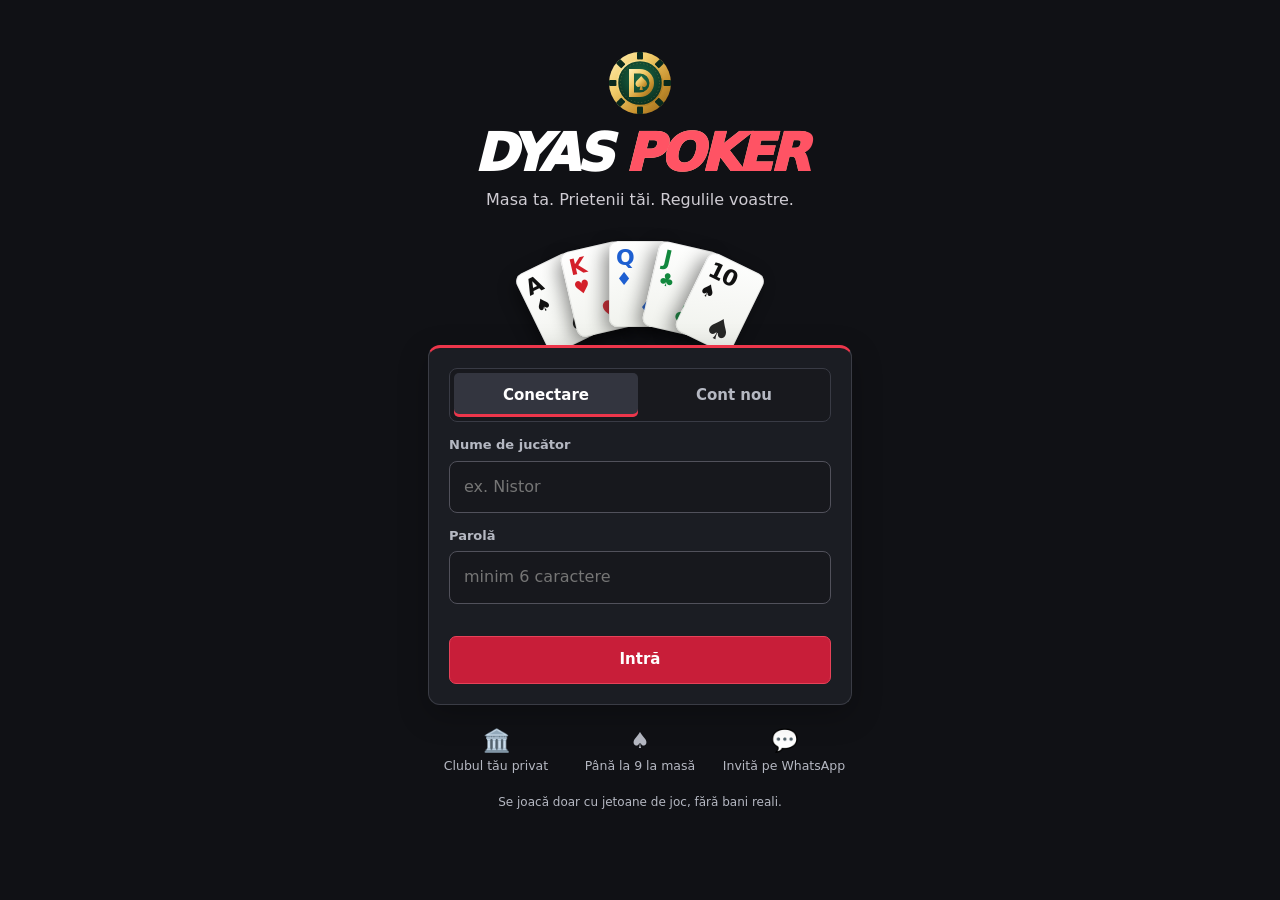
<file: index.html>
<!doctype html>
<html lang="ro">
<head>
  <meta charset="utf-8">
  <meta name="viewport" content="width=device-width, initial-scale=1, viewport-fit=cover">
  <meta name="theme-color" content="#050d0a">
  <title>DYAS Poker — cluburi private de poker</title>
  <meta name="description" content="Cluburi private de poker cu prietenii, până la 9 la masă. Doar jetoane de joc.">
  <meta property="og:title" content="DYAS Poker — hai la masă!">
  <meta property="og:description" content="Club privat de poker cu prietenii. Intră cu linkul și ia loc la masă.">
  <meta property="og:image" content="https://dyas-poker-4-men.vercel.app/og.png">
  <meta property="og:type" content="website">
  <link rel="icon" href="/icon.svg" type="image/svg+xml">
  <link rel="apple-touch-icon" href="/icon-512.png">
  <meta name="apple-mobile-web-app-capable" content="yes">
  <meta name="mobile-web-app-capable" content="yes">
  <meta name="apple-mobile-web-app-status-bar-style" content="black-translucent">
  <meta name="apple-mobile-web-app-title" content="DYAS Poker">
  <link rel="manifest" href="/manifest.webmanifest">
  <link rel="preconnect" href="https://fonts.googleapis.com">
  <link rel="preconnect" href="https://fonts.gstatic.com" crossorigin>
  <link rel="stylesheet" href="https://fonts.googleapis.com/css2?family=Cinzel:wght@700;800&family=Manrope:wght@500;600;700;800&display=swap">
  <link rel="stylesheet" href="/style.css">
  <link rel="stylesheet" href="/extra.css">
  <link rel="stylesheet" href="/fx.css">
  <link rel="stylesheet" href="/dm.css">
  <link rel="stylesheet" href="/cashier.css">
  <link rel="stylesheet" href="/arena.css">
<link rel="stylesheet" href="/tour-ui.css"><link rel="stylesheet" href="/victories/motion.css"><script type="module" src="/victories/live.mjs"></script></head>
<body>
  <div id="app"><div class="boot" aria-label="Se încarcă"><img src="/icon.svg" alt=""><i></i></div></div>
  <div id="toast" role="status" aria-live="polite"></div>
  <script type="module" src="/app.js"></script>
  <script type="module" src="/extra.js"></script>
  <script type="module" src="/fx.js"></script>
  <script type="module" src="/dm.js"></script>
  <script type="module" src="/cashier.js"></script>
  <script type="module" src="/pushtest.js"></script>
<script type="module" src="/arena.js"></script></body>
</html>
</file>
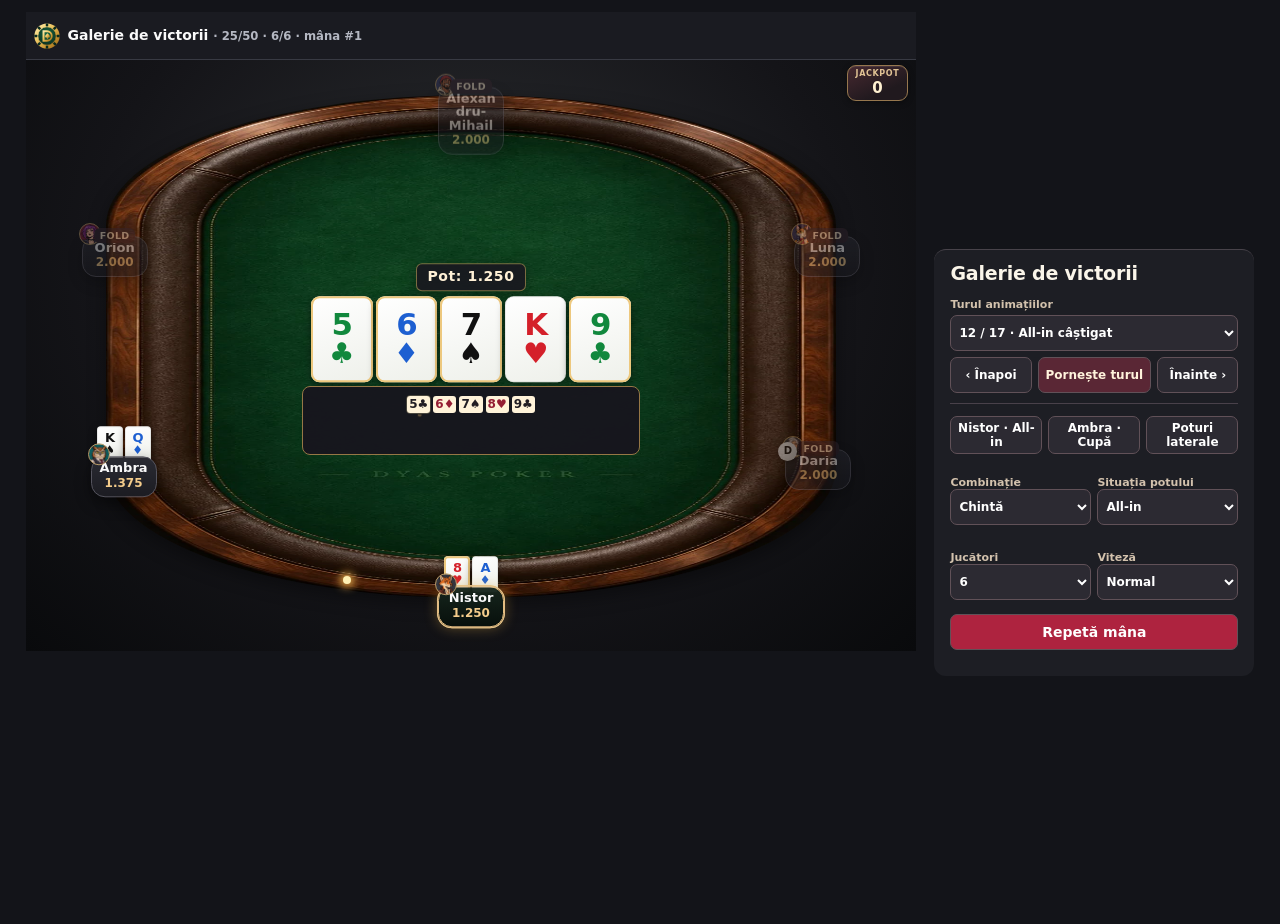
<file: victories/index.html>
<!doctype html><html lang="ro"><head><meta charset="utf-8"><meta name="viewport" content="width=device-width,initial-scale=1"><title>Galerie de victorii · DYAS Poker</title><link rel="stylesheet" href="/style.css">
<link rel="stylesheet" href="/extra.css">
<link rel="stylesheet" href="/fx.css">
<link rel="stylesheet" href="/dm.css">
<link rel="stylesheet" href="/cashier.css">
<link rel="stylesheet" href="/arena.css">
<link rel="stylesheet" href="/tour-ui.css">
<link rel="stylesheet" href="/victories/motion.css"><link rel="stylesheet" href="/tables.css"></head><body class="v-gallery"><div id="app"></div><section class="v-controls"><h1>Galerie de victorii</h1><section class="tour"><label>Turul animațiilor<select id="scenes"></select></label><div><button id="prev" aria-label="Scena anterioară">‹ Înapoi</button><button id="tourPlay">Pornește turul</button><button id="next" aria-label="Scena următoare">Înainte ›</button></div></section><div class="v-presets"><button data-p="n">Nistor · All-in</button><button data-p="a">Ambra · Cupă</button><button data-p="s">Poturi laterale</button></div><div class="v-fields"><label>Combinație<select id="kind"></select></label><label>Situația potului<select id="mode"></select></label><label>Jucători<select id="cap"><option>6</option><option>9</option></select></label><label>Viteză<select id="rate"><option value="1">Normal</option><option value="2">Lent · 0,5×</option></select></label></div><button id="repeat">Repetă mâna</button><p id="ledger" aria-live="polite"></p></section><script type="module" src="./gallery.mjs"></script></body></html>
</file>
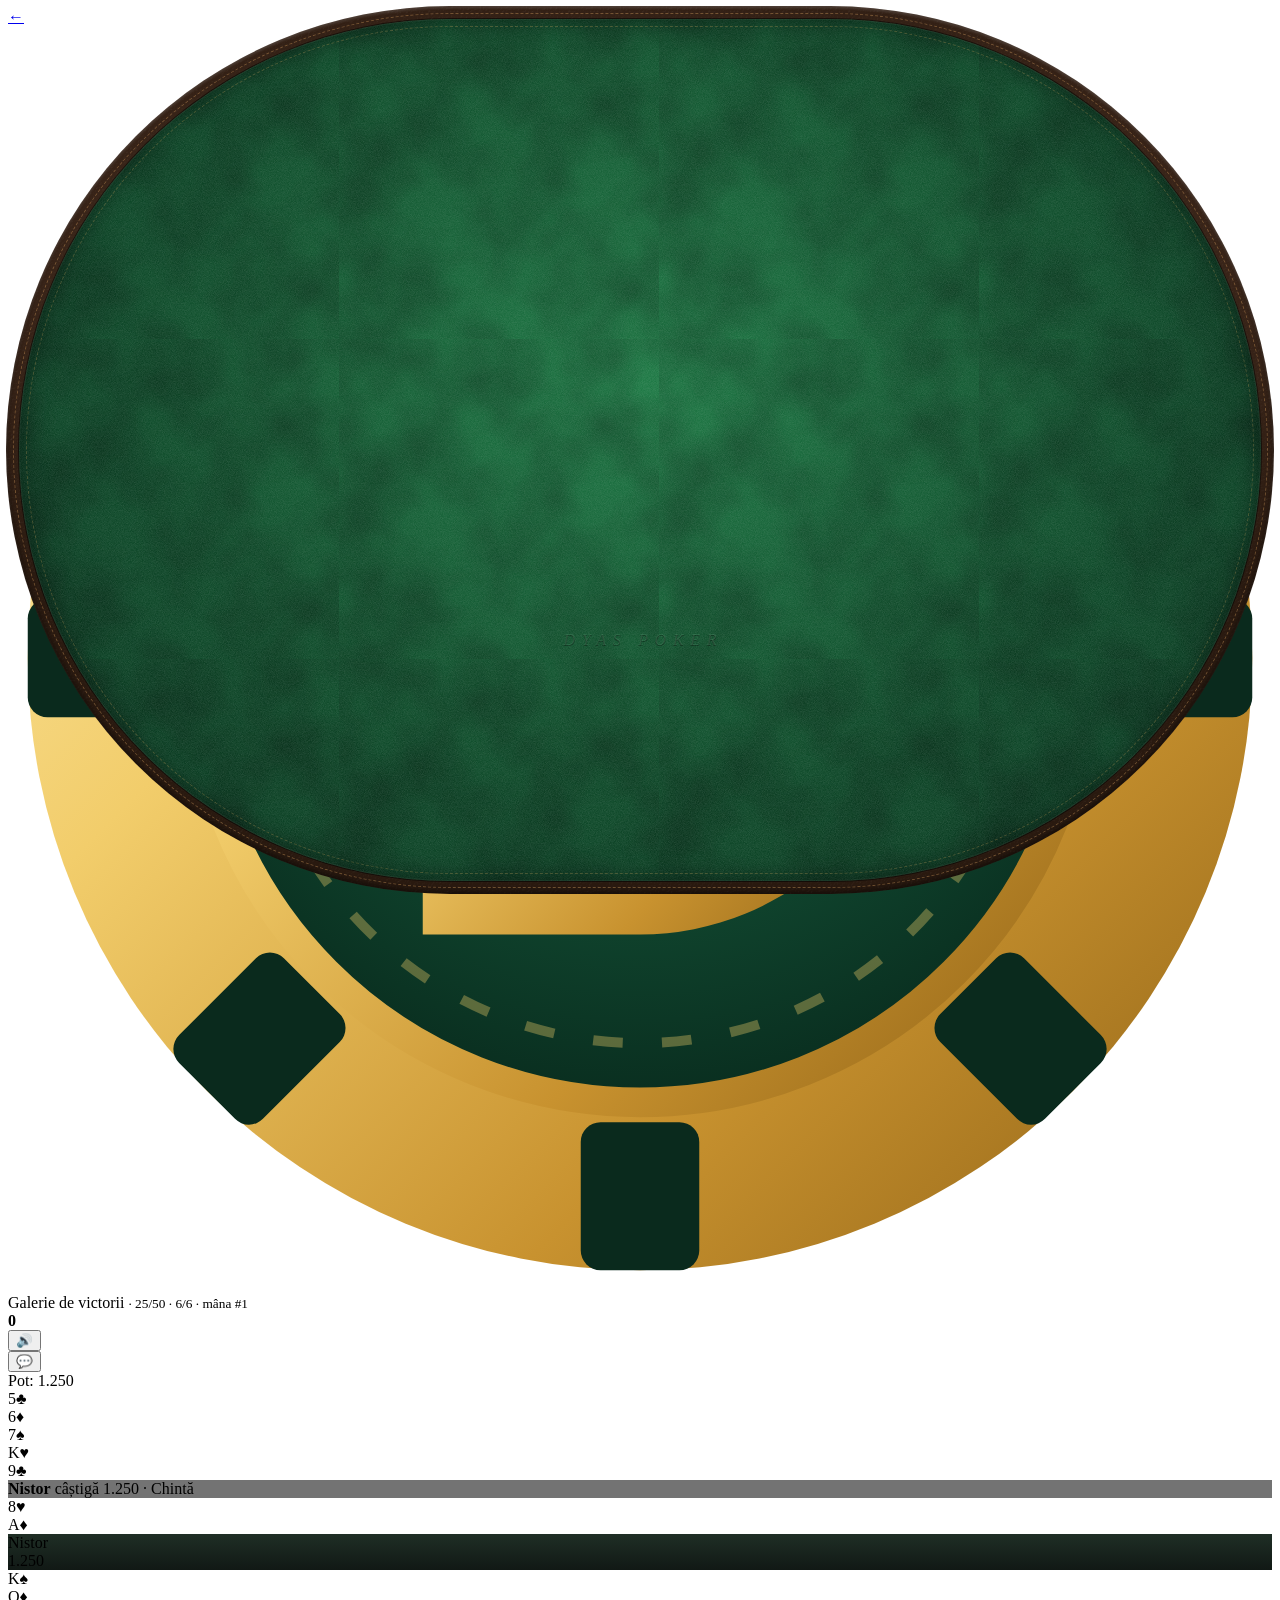
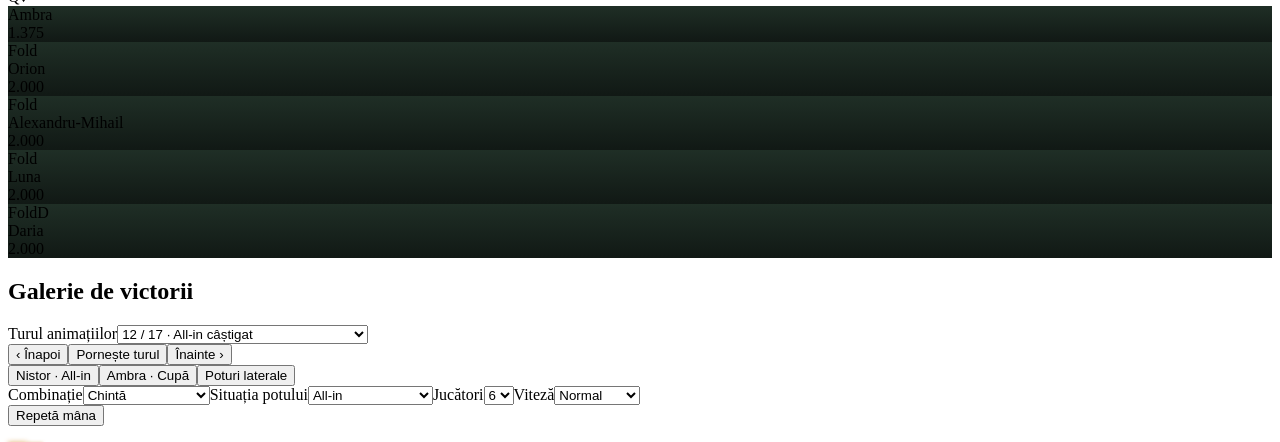
<file: victories/template.html>
<!doctype html><html lang="ro"><head><meta charset="utf-8"><meta name="viewport" content="width=device-width,initial-scale=1"><title>Galerie de victorii · DYAS Poker</title><!--APP_STYLES--><link rel="stylesheet" href="/tables.css"></head><body class="v-gallery"><div id="app"></div><section class="v-controls"><h1>Galerie de victorii</h1><section class="tour"><label>Turul animațiilor<select id="scenes"></select></label><div><button id="prev" aria-label="Scena anterioară">‹ Înapoi</button><button id="tourPlay">Pornește turul</button><button id="next" aria-label="Scena următoare">Înainte ›</button></div></section><div class="v-presets"><button data-p="n">Nistor · All-in</button><button data-p="a">Ambra · Cupă</button><button data-p="s">Poturi laterale</button></div><div class="v-fields"><label>Combinație<select id="kind"></select></label><label>Situația potului<select id="mode"></select></label><label>Jucători<select id="cap"><option>6</option><option>9</option></select></label><label>Viteză<select id="rate"><option value="1">Normal</option><option value="2">Lent · 0,5×</option></select></label></div><button id="repeat">Repetă mâna</button><p id="ledger" aria-live="polite"></p></section><script type="module" src="./gallery.mjs"></script></body></html>
</file>
<file: style.css>
/* DYAS Poker — temă: smarald închis, auriu, catifea */
:root {
  --bg: #050d0a;
  --bg2: #0a1813;
  --panel: rgba(16, 36, 28, .72);
  --panel-solid: #0f241b;
  --panel2: #173226;
  --line: rgba(242, 205, 107, .14);
  --line2: rgba(255, 255, 255, .08);
  --text: #f3f7f4;
  --muted: #95ada2;
  --gold: #f2cd6b;
  --gold-hi: #fff1b8;
  --gold-lo: #b9862c;
  --goldg: linear-gradient(135deg, #fff1b8 0%, #f2cd6b 35%, #d39d38 70%, #a8741f 100%);
  --red: #ef4d55;
  --green: #22b573;
  --wa: #25d366;
  --felt-hi: #1f7a50;
  --felt-lo: #0a3a25;
  --safe-b: env(safe-area-inset-bottom, 0px);
  --serif: "Cinzel", "Times New Roman", serif;
  --sans: "Manrope", system-ui, -apple-system, "Segoe UI", Roboto, sans-serif;
  color-scheme: dark;
}
* { box-sizing: border-box; }
html, body { margin: 0; min-height: 100%; background: var(--bg); color: var(--text); font: 15px/1.4 var(--sans); -webkit-tap-highlight-color: transparent; }
body {
  background:
    radial-gradient(900px 500px at 50% -10%, rgba(31, 122, 80, .38), transparent 70%),
    radial-gradient(600px 400px at 110% 40%, rgba(242, 205, 107, .07), transparent 70%),
    radial-gradient(600px 400px at -10% 80%, rgba(31, 122, 80, .18), transparent 70%),
    var(--bg);
  background-attachment: fixed;
}
button, input, textarea, select { font: inherit; color: inherit; }
a { color: var(--gold); }
#app { min-height: 100vh; }

/* ---------- logo ---------- */
.logo { display: flex; align-items: center; gap: 10px; text-decoration: none; color: inherit; }
.logo img { width: 38px; height: 38px; filter: drop-shadow(0 4px 12px rgba(242, 205, 107, .25)); }
.wordmark { font-family: var(--serif); font-weight: 800; letter-spacing: .06em; line-height: 1; font-size: 20px; }
.wordmark span { background: var(--goldg); -webkit-background-clip: text; background-clip: text; color: transparent; }

/* ---------- ecrane ---------- */
.screen { max-width: 520px; margin: 0 auto; padding: 14px 16px calc(28px + var(--safe-b)); }
.appbar { display: flex; align-items: center; gap: 10px; margin: 4px 0 18px; }
.appbar .grow { flex: 1; }
.avatar { width: 38px; height: 38px; border-radius: 50%; display: grid; place-items: center; font-weight: 800; font-size: 15px; color: #10261b;
  background: var(--goldg); box-shadow: 0 0 0 2px rgba(0,0,0,.4), 0 4px 14px rgba(242,205,107,.25); flex: none; border: 0; cursor: pointer; }
h1 { font-size: 24px; margin: 4px 0 4px; letter-spacing: -.01em; }
.sub { color: var(--muted); margin: 0 0 18px; }
h2 { font-size: 12px; margin: 24px 2px 10px; color: var(--muted); font-weight: 800; text-transform: uppercase; letter-spacing: .14em; }
.card { background: var(--panel); border: 1px solid var(--line); border-radius: 20px; padding: 16px; margin-bottom: 12px;
  backdrop-filter: blur(12px); -webkit-backdrop-filter: blur(12px); box-shadow: 0 10px 30px rgba(0,0,0,.25); }
.row { display: flex; gap: 10px; align-items: center; }
.grow { flex: 1; min-width: 0; }
.muted { color: var(--muted); }
.small { font-size: 13px; }

.btn { display: inline-flex; align-items: center; justify-content: center; gap: 8px; min-height: 48px; padding: 0 18px; border-radius: 14px;
  border: 1px solid var(--line2); background: rgba(255,255,255,.05); font-weight: 700; cursor: pointer; text-decoration: none; color: var(--text);
  transition: transform .08s, filter .15s, background .15s; }
.btn:active { transform: scale(.98); }
.btn.primary { background: var(--goldg); color: #231904; border: 0; box-shadow: 0 8px 22px rgba(210, 160, 60, .28), inset 0 1px 0 rgba(255,255,255,.5); }
.btn.green { background: linear-gradient(180deg, #2fcf86, #1a9a5f); border: 0; color: #fff; box-shadow: 0 8px 20px rgba(34,181,115,.25); }
.btn.danger { background: transparent; color: #ff9ca1; border-color: rgba(239,77,85,.4); }
.btn.block { width: 100%; }
.btn.sm { min-height: 38px; padding: 0 12px; font-size: 14px; border-radius: 11px; }
.btn[disabled] { opacity: .45; pointer-events: none; }
.btn svg { width: 20px; height: 20px; flex: none; }

/* ---------- pagina de start ---------- */
.landing { max-width: 460px; margin: 0 auto; padding: 22px 18px calc(28px + var(--safe-b)); text-align: center; }
.hero-logo { width: 104px; height: 104px; margin: 6px auto 12px; display: block; filter: drop-shadow(0 10px 30px rgba(242, 205, 107, .35)); animation: float 6s ease-in-out infinite; }
@keyframes float { 50% { transform: translateY(-6px) rotate(-4deg); } }
.landing .wordmark { font-size: 34px; }
.tagline { color: #cfe0d7; font-size: 16px; margin: 10px 0 0; }
.fan { position: relative; height: 104px; margin: 30px auto 34px; width: 260px; }
.fan .pcard { position: absolute; left: 50%; bottom: 0; --w: 62px; margin-left: -31px; transform-origin: 50% 260%; justify-content: flex-start; align-items: flex-start;
  padding: 6px 7px; box-shadow: -4px 6px 18px rgba(0,0,0,.45), inset 0 0 0 1px rgba(0,0,0,.08); }
.fan .pcard .r { font-size: 22px; }
.fan .pcard .s { font-size: 18px; }
.fan .pcard::after { content: attr(data-suit); position: absolute; right: 7px; bottom: 4px; font-size: 30px; line-height: 1; opacity: .9; }
.fan .pcard:nth-child(1) { transform: rotate(-26deg); }
.fan .pcard:nth-child(2) { transform: rotate(-13deg); }
.fan .pcard:nth-child(3) { transform: rotate(0deg); }
.fan .pcard:nth-child(4) { transform: rotate(13deg); }
.fan .pcard:nth-child(5) { transform: rotate(26deg); }
.auth { text-align: left; margin-top: 18px; padding: 18px; }
.features { display: grid; grid-template-columns: repeat(3, 1fr); gap: 8px; margin: 16px 0 6px; }
.feature { background: rgba(255,255,255,.035); border: 1px solid var(--line2); border-radius: 16px; padding: 12px 6px; font-size: 12.5px; color: #cfe0d7; line-height: 1.25; }
.feature b { display: block; font-size: 22px; margin-bottom: 4px; }
.legal { color: var(--muted); font-size: 12px; margin-top: 14px; }

/* ---------- formulare ---------- */
label { display: block; font-size: 13px; color: var(--muted); margin: 14px 0 6px; font-weight: 600; }
input, textarea { width: 100%; padding: 14px; border-radius: 14px; border: 1px solid var(--line2); background: rgba(0,0,0,.35); outline: none; transition: border-color .15s, box-shadow .15s; }
input:focus, textarea:focus { border-color: rgba(242,205,107,.6); box-shadow: 0 0 0 4px rgba(242,205,107,.12); }
textarea { min-height: 80px; resize: vertical; }
.code-input { text-transform: uppercase; letter-spacing: .45em; font-size: 26px; text-align: center; font-weight: 800; font-family: var(--serif); }
.tabs { display: flex; gap: 4px; background: rgba(0,0,0,.35); padding: 4px; border-radius: 14px; margin-bottom: 14px; border: 1px solid var(--line2); }
.tabs button { flex: 1; min-height: 40px; border: 0; border-radius: 10px; background: transparent; color: var(--muted); font-weight: 700; cursor: pointer; }
.tabs button.on { background: var(--panel2); color: var(--text); box-shadow: 0 2px 8px rgba(0,0,0,.3), inset 0 0 0 1px var(--line); }
.err { color: #ffb3b5; font-size: 14px; margin-top: 10px; min-height: 1em; }

/* ---------- acasă ---------- */
.actions { display: grid; grid-template-columns: 1fr 1fr; gap: 12px; }
.tile { display: flex; flex-direction: column; justify-content: space-between; gap: 18px; min-height: 128px; padding: 16px; border-radius: 22px; text-decoration: none;
  color: var(--text); border: 1px solid var(--line); background: var(--panel); position: relative; overflow: hidden; }
.tile.gold { background: var(--goldg); color: #231904; border: 0; box-shadow: 0 12px 30px rgba(210,160,60,.25); }
.tile .ic { width: 42px; height: 42px; border-radius: 13px; display: grid; place-items: center; font-size: 22px; background: rgba(0,0,0,.18); }
.tile.gold .ic { background: rgba(35,25,4,.12); }
.tile b { font-size: 16px; line-height: 1.2; }
.tile small { display: block; font-weight: 600; opacity: .75; font-size: 12.5px; margin-top: 3px; }
.tile::after { content: "♠"; position: absolute; right: -6px; bottom: -22px; font-size: 92px; opacity: .08; }

.list-item { display: flex; gap: 12px; align-items: center; padding: 14px; border-radius: 18px; background: var(--panel); border: 1px solid var(--line2); margin-bottom: 10px;
  text-decoration: none; color: inherit; cursor: pointer; transition: border-color .15s; }
.list-item:active { border-color: var(--line); }
.list-item .t { font-weight: 750; overflow: hidden; text-overflow: ellipsis; white-space: nowrap; }
.list-item .t.wrap { white-space: normal; }
.chips { color: var(--gold); font-weight: 800; white-space: nowrap; display: inline-flex; align-items: center; gap: 5px; }
.chips::before { content: ""; width: 12px; height: 12px; border-radius: 50%; background: radial-gradient(circle, #fff1b8 0 28%, #c8922f 30% 100%); box-shadow: 0 0 0 1.5px rgba(0,0,0,.4); flex: none; }
.emblem { width: 48px; height: 48px; border-radius: 15px; display: grid; place-items: center; font-size: 26px; flex: none;
  background: radial-gradient(circle at 50% 35%, #1b5a3d, #0b2519); border: 1px solid var(--line); box-shadow: inset 0 1px 0 rgba(255,255,255,.06); }
.emblem.lg { width: 68px; height: 68px; font-size: 38px; border-radius: 20px; }
.emblems { display: grid; grid-template-columns: repeat(8, 1fr); gap: 6px; }
.emblems button { aspect-ratio: 1; border-radius: 12px; border: 1px solid var(--line2); background: rgba(0,0,0,.3); font-size: 20px; cursor: pointer; padding: 0; }
.emblems button.on { border-color: var(--gold); background: rgba(242,205,107,.14); box-shadow: 0 0 0 3px rgba(242,205,107,.12); }
.badge { display: inline-block; padding: 3px 9px; border-radius: 99px; font-size: 11.5px; font-weight: 800; background: rgba(255,255,255,.07); color: var(--muted); letter-spacing: .02em; }
.badge.owner { background: rgba(242,205,107,.16); color: var(--gold); }
.badge.admin { background: rgba(80,170,255,.15); color: #9dd3ff; }
.badge.full { background: rgba(239,77,85,.16); color: #ffb3b5; }
.badge.live { background: rgba(34,181,115,.16); color: #7ee2a8; }
.dot { display: inline-block; min-width: 18px; height: 18px; padding: 0 5px; border-radius: 9px; background: var(--red); color: #fff; font-size: 11px; line-height: 18px; text-align: center; margin-left: 5px; }
.empty { text-align: center; color: var(--muted); padding: 26px 14px; border: 1px dashed var(--line2); border-radius: 18px; }
.empty b { display: block; font-size: 30px; margin-bottom: 6px; }

/* ---------- club ---------- */
.topbar { display: flex; align-items: center; gap: 10px; margin-bottom: 14px; }
.back { width: 42px; height: 42px; border-radius: 13px; border: 1px solid var(--line2); background: rgba(255,255,255,.05); display: grid; place-items: center; font-size: 20px; cursor: pointer; flex: none; color: var(--text); text-decoration: none; }
.club-hero { display: flex; gap: 14px; align-items: center; padding: 18px; border-radius: 24px; margin-bottom: 12px;
  background: radial-gradient(400px 160px at 0% 0%, rgba(242,205,107,.16), transparent 70%), linear-gradient(160deg, #15402d, #0b2117); border: 1px solid var(--line); }
.club-hero .name { font-family: var(--serif); font-weight: 800; font-size: 21px; line-height: 1.15; letter-spacing: .02em; }
.club-hero .desc { color: #cfe0d7; font-size: 13.5px; margin-top: 4px; }
.club-hero .meta { margin-top: 8px; display: flex; gap: 8px; align-items: center; flex-wrap: wrap; font-size: 13px; }
.invite { background: linear-gradient(135deg, rgba(242,205,107,.1), rgba(16,36,28,.75) 60%); position: relative; }
.invite .lbl { font-size: 11.5px; letter-spacing: .14em; text-transform: uppercase; color: var(--muted); font-weight: 800; }
.invite .code { font-family: var(--serif); font-size: 30px; font-weight: 800; letter-spacing: .32em; margin: 4px 0 12px;
  background: var(--goldg); -webkit-background-clip: text; background-clip: text; color: transparent; }
.invite .btns { display: grid; grid-template-columns: 1fr auto; gap: 8px; }
.wa { background: linear-gradient(180deg, #2fe07a, #1ea952); border: 0; color: #fff; box-shadow: 0 8px 20px rgba(37,211,102,.22); }
.seg { display: flex; gap: 8px; }
.seg button { flex: 1; min-height: 46px; border-radius: 14px; border: 1px solid var(--line2); background: rgba(0,0,0,.3); font-weight: 800; cursor: pointer; }
.seg button.on { border-color: var(--gold); background: rgba(242,205,107,.14); color: var(--gold); }
.stepper { display: flex; align-items: center; gap: 8px; margin-top: 8px; }
.stepper button { width: 46px; height: 42px; border-radius: 12px; border: 1px solid var(--line2); background: rgba(255,255,255,.05); font-size: 20px; cursor: pointer; }
.stepper output { flex: 1; text-align: center; font-weight: 800; }
.grid3 { display: grid; grid-template-columns: repeat(3, 1fr); gap: 8px; }
.seatdots { display: flex; gap: 4px; margin-top: 8px; }
.seatdots i { width: 9px; height: 9px; border-radius: 50%; background: rgba(255,255,255,.12); }
.seatdots i.on { background: var(--goldg); box-shadow: 0 0 6px rgba(242,205,107,.5); }
.table-ic { width: 48px; height: 48px; border-radius: 15px; flex: none; display: grid; place-items: center;
  background: radial-gradient(ellipse at 50% 40%, var(--felt-hi), var(--felt-lo)); border: 2px solid #5b3d1e; box-shadow: inset 0 0 0 1px rgba(242,205,107,.35); font-size: 20px; }

#toast { position: fixed; left: 50%; top: calc(12px + env(safe-area-inset-top, 0px)); transform: translate(-50%, -20px); max-width: 92vw; opacity: 0; visibility: hidden; pointer-events: none;
  background: #2b1416; color: #ffd5d6; border: 1px solid #6b2a2c; padding: 11px 16px; border-radius: 14px; transition: opacity .2s, transform .2s, visibility .2s; z-index: 50; font-size: 14px; font-weight: 600; box-shadow: 0 10px 30px rgba(0,0,0,.4); }
#toast.on { opacity: 1; visibility: visible; transform: translate(-50%, 0); }
#toast.ok { background: #0f3324; color: #c8f5dc; border-color: #1f6b46; }

/* ---------- masa ---------- */
.table-screen { position: fixed; inset: 0; display: flex; flex-direction: column; overflow: hidden;
  background: radial-gradient(120% 70% at 50% 42%, #123a28, #050d0a 75%); }
.tbar { height: 48px; flex: none; display: flex; align-items: center; gap: 8px; padding: 0 8px; }
.tbar .back { width: 38px; height: 38px; border-radius: 12px; font-size: 18px; }
.tbar .ti { flex: 1; min-width: 0; font-size: 14px; font-weight: 800; white-space: nowrap; overflow: hidden; text-overflow: ellipsis; }
.tbar .ti small { color: var(--muted); font-weight: 600; }
.tbar img { width: 26px; height: 26px; }
.felt-wrap { position: relative; flex: 1; min-height: 0; }
.felt { position: absolute; inset: 6% 9% 9%; border-radius: 46% / 32%;
  background:
    radial-gradient(ellipse at 50% 42%, rgba(255,255,255,.07), transparent 55%),
    radial-gradient(ellipse at 50% 45%, var(--felt-hi), var(--felt-lo) 78%);
  border: 9px solid #3d2814;
  box-shadow: 0 0 0 1px #7a5426, inset 0 0 0 2px rgba(242,205,107,.28), inset 0 0 40px rgba(0,0,0,.45), 0 18px 40px rgba(0,0,0,.6); }
.felt::before { content: ""; position: absolute; inset: 7%; border-radius: inherit; border: 1.5px solid rgba(242,205,107,.16); }
.felt::after { content: "DYAS POKER"; position: absolute; left: 50%; top: 70%; transform: translateX(-50%); font-family: var(--serif); font-weight: 800; letter-spacing: .3em;
  font-size: 11px; color: rgba(242,205,107,.09); white-space: nowrap; }
.center { position: absolute; left: 50%; top: 47%; transform: translate(-50%, -50%); display: flex; flex-direction: column; align-items: center; gap: 7px; z-index: 2; width: 58%; }
.pot { background: rgba(0,0,0,.5); border: 1px solid rgba(242,205,107,.45); color: var(--gold); font-weight: 900; padding: 4px 14px; border-radius: 99px; font-size: 14px; white-space: nowrap;
  box-shadow: 0 4px 14px rgba(0,0,0,.35); }
.board { display: flex; gap: 3px; justify-content: center; }
.msg { font-size: 12.5px; text-align: center; color: #e6f3ec; background: rgba(0,0,0,.4); padding: 4px 10px; border-radius: 10px; max-width: 100%; font-weight: 600; }
.msg b { color: var(--gold); }

.pcard { --w: var(--cw); width: var(--w); height: calc(var(--w) * 1.4); border-radius: calc(var(--w) * .14); background: linear-gradient(160deg, #ffffff, #eef0ea); color: #111;
  display: flex; flex-direction: column; align-items: center; justify-content: center; font-weight: 900; line-height: 1; flex: none;
  box-shadow: 0 3px 8px rgba(0,0,0,.45), inset 0 0 0 1px rgba(0,0,0,.08); font-family: var(--sans); }
.pcard .r { font-size: calc(var(--w) * .5); letter-spacing: -1px; }
.pcard .s { font-size: calc(var(--w) * .46); margin-top: 1px; }
.pcard.h { color: #d4202a; } .pcard.d { color: #1d5fd1; } .pcard.c { color: #11883d; } .pcard.sp { color: #111; }
.pcard.back { background:
    radial-gradient(circle at 50% 50%, rgba(242,205,107,.55) 0 18%, transparent 19%),
    repeating-linear-gradient(45deg, rgba(242,205,107,.18) 0 2px, transparent 2px 6px),
    linear-gradient(160deg, #a01f2c, #6b1019);
  box-shadow: 0 2px 6px rgba(0,0,0,.45), inset 0 0 0 2px #f3e6c4; }
.pcard.slot { background: rgba(255,255,255,.05); box-shadow: inset 0 0 0 1px rgba(255,255,255,.12); }
.pcard.dim { filter: brightness(.5) saturate(.6); }

.seat { position: absolute; transform: translate(-50%, -50%); width: var(--sw); display: flex; flex-direction: column; align-items: center; z-index: 3; }
.seat .box { position: relative; width: 100%; background: linear-gradient(180deg, rgba(20,40,31,.96), rgba(6,16,11,.96)); border: 1px solid rgba(242,205,107,.22);
  border-radius: 14px; padding: 4px 4px 5px; text-align: center; box-shadow: 0 6px 16px rgba(0,0,0,.45); }
.seat.turn .box { border-color: var(--gold); box-shadow: 0 0 0 2px rgba(242,205,107,.4), 0 0 18px rgba(242,205,107,.45); }
.seat.folded { opacity: .45; }
.seat .nm { font-size: 11.5px; font-weight: 800; white-space: nowrap; overflow: hidden; text-overflow: ellipsis; }
.seat .st { font-size: 12px; color: var(--gold); font-weight: 900; white-space: nowrap; }
.seat .tag { position: absolute; left: 50%; top: -9px; transform: translateX(-50%); font-size: 9.5px; font-weight: 900; text-transform: uppercase; padding: 1px 6px; border-radius: 6px;
  background: #22463a; color: #d5ece0; white-space: nowrap; letter-spacing: .03em; }
.seat .tag.raise, .seat .tag.bet, .seat .tag.all-in { background: var(--goldg); color: #231904; }
.seat .tag.fold { background: #3a2223; color: #ffb3b5; }
.seat .hole { display: flex; gap: 2px; height: calc(var(--oc) * 1.4); margin-bottom: -6px; position: relative; z-index: -1; }
.seat .hole .pcard { --w: var(--oc); }
.seat .tbar2 { height: 3px; border-radius: 2px; background: rgba(255,255,255,.12); margin-top: 3px; overflow: hidden; }
.seat .tbar2 i { display: block; height: 100%; background: var(--goldg); }
.seat.empty { width: 46px !important; }
.seat.empty .box { width: 46px; height: 46px; border-radius: 50%; padding: 0; display: grid; place-items: center; background: rgba(0,0,0,.28);
  border: 1.5px dashed rgba(242,205,107,.28); color: rgba(242,205,107,.6); font-size: 0; box-shadow: none; cursor: default; }
.seat.empty .box::before { content: "·"; font-size: 22px; line-height: 1; }
.seat.empty[data-sit] .box { cursor: pointer; border-style: solid; background: rgba(242,205,107,.08); }
.seat.empty[data-sit] .box::before { content: "+"; font-size: 24px; font-weight: 400; }
.seat.win .box { border-color: #6fe3a1; box-shadow: 0 0 0 2px rgba(111,227,161,.4), 0 0 18px rgba(111,227,161,.35); }
.dbtn { position: absolute; width: 19px; height: 19px; border-radius: 50%; background: radial-gradient(circle at 40% 35%, #fff, #d9d9d9); color: #111; font-size: 10px; font-weight: 900;
  display: grid; place-items: center; box-shadow: 0 1px 4px rgba(0,0,0,.6); z-index: 4; transform: translate(-50%, -50%); }
.dbtn.in { top: -8px; transform: none; }
.dbtn.in.r { right: -8px; } .dbtn.in.l { left: -8px; }
.betchip { position: absolute; transform: translate(-50%, -50%); font-size: 11.5px; font-weight: 900; color: #fff; background: rgba(0,0,0,.6); padding: 1px 8px 1px 3px; border-radius: 99px;
  white-space: nowrap; z-index: 4; display: flex; align-items: center; gap: 4px; border: 1px solid rgba(242,205,107,.25); }
.betchip::before { content: ""; width: 13px; height: 13px; border-radius: 50%; background: radial-gradient(circle, #fff 0 26%, var(--red) 28% 100%); border: 1.5px dashed #fff; }

.table-screen { --cw: 38px; --oc: 15px; --sw: 66px; }
.table-screen.roomy { --oc: 26px; --sw: 96px; --cw: 44px; }
.table-screen.roomy .seat .nm { font-size: 14px; }
.table-screen.roomy .seat .st { font-size: 15px; }
.table-screen.roomy .seat .box { padding: 7px 6px 8px; border-radius: 16px; }
.table-screen.roomy .msg { font-size: 14px; }

.me { flex: none; background: linear-gradient(180deg, rgba(12,28,21,.97), #050d0a); border-top: 1px solid rgba(242,205,107,.18); padding: 9px 10px calc(9px + var(--safe-b)); z-index: 5;
  box-shadow: 0 -10px 30px rgba(0,0,0,.4); }
.me .info { display: flex; align-items: center; gap: 10px; }
.me .mycards { display: flex; gap: 4px; }
.me .mycards .pcard { --w: 44px; }
.roomy .me .mycards .pcard { --w: 52px; }
.me .who { flex: 1; min-width: 0; }
.me .who .nm { font-weight: 800; font-size: 14px; white-space: nowrap; overflow: hidden; text-overflow: ellipsis; }
.me .who .st { color: var(--gold); font-weight: 900; font-size: 16px; }
.me .tocall { text-align: right; flex: none; }
.me .tocall small { display: block; color: var(--muted); font-size: 11.5px; font-weight: 700; }
.me .tocall b { font-size: 19px; }
.me .acts { display: grid; grid-template-columns: 1fr 1.25fr 1fr; gap: 8px; margin-top: 9px; }
.me .acts .btn { min-height: 50px; padding: 0 6px; font-size: 15px; border-radius: 14px; }
.btn.fold { background: linear-gradient(180deg, #4a2124, #2f1416); border-color: rgba(239,77,85,.45); color: #ffc9cb; }
.btn.call { background: linear-gradient(180deg, #2fcf86, #158a52); border: 0; color: #fff; box-shadow: 0 6px 16px rgba(34,181,115,.25); }
.btn.raise { background: var(--goldg); border: 0; color: #231904; box-shadow: 0 6px 16px rgba(210,160,60,.25); }
.raisebox { margin-top: 9px; display: grid; gap: 7px; }
.raisebox .presets { display: grid; grid-template-columns: repeat(4, 1fr); gap: 6px; }
.raisebox .presets button { min-height: 36px; border-radius: 10px; border: 1px solid var(--line2); background: rgba(255,255,255,.05); font-weight: 800; font-size: 13px; cursor: pointer; }
.raisebox .presets button.on { border-color: var(--gold); color: var(--gold); background: rgba(242,205,107,.1); }
.raisebox .sl { display: flex; align-items: center; gap: 8px; }
.raisebox .sl button { width: 40px; height: 36px; border-radius: 10px; border: 1px solid var(--line2); background: rgba(255,255,255,.05); font-size: 18px; cursor: pointer; flex: none; }
.raisebox input[type=range] { flex: 1; padding: 0; accent-color: var(--gold); height: 30px; border: 0; background: transparent; box-shadow: none; }
.raisebox .confirm { display: grid; grid-template-columns: 1fr 2fr; gap: 8px; }
.raisebox .confirm .btn { min-height: 50px; }
.me .status { margin-top: 9px; display: flex; gap: 8px; }
.me .status .btn { flex: 1; }
.me .note { font-size: 13px; color: var(--muted); text-align: center; margin-top: 7px; font-weight: 600; }
.turnbar { height: 4px; border-radius: 2px; background: rgba(255,255,255,.1); margin-top: 7px; overflow: hidden; }
.turnbar i { display: block; height: 100%; background: var(--goldg); }
.conn { position: absolute; top: 4px; left: 50%; transform: translateX(-50%); font-size: 12px; background: #4a1b1d; color: #ffd5d6; padding: 2px 10px; border-radius: 8px; z-index: 9; }

/* ---------- v2: avatare, profil, clasament, istoric, admin ---------- */
a.avatar { text-decoration: none; font-size: 19px; }
.av { width: 38px; height: 38px; flex: none; border-radius: 50%; display: grid; place-items: center; font-size: 20px; font-weight: 800; color: #10261b;
  background: var(--goldg); box-shadow: 0 0 0 2px rgba(242,205,107,.25); }
.av.xl { width: 64px; height: 64px; font-size: 34px; }
.badge.superadmin { background: rgba(190,120,255,.18); color: #dcb6ff; }
.admin-btn { margin-right: 8px; text-decoration: none; }
.profile-head { display: flex; align-items: center; gap: 14px; }
.profile-head .name { font-family: var(--serif); font-size: 20px; font-weight: 800; margin-bottom: 4px; }
.avatars { grid-template-columns: repeat(6, 1fr); }
.avatars button { font-size: 24px; color: var(--gold); font-weight: 800; }
.settings { display: grid; gap: 4px; padding: 6px 14px; }
.switch { display: flex; align-items: center; gap: 12px; justify-content: space-between; padding: 10px 0; margin: 0; font-size: 14.5px; font-weight: 700; color: var(--text); }
.switch + .switch { border-top: 1px solid var(--line2); }
.switch small { display: block; color: var(--muted); font-weight: 600; font-size: 12px; margin-top: 2px; }
.switch input { appearance: none; -webkit-appearance: none; width: 46px; height: 28px; flex: none; border-radius: 99px; background: rgba(255,255,255,.12); position: relative; cursor: pointer; margin: 0; padding: 0; border: 0; transition: background .2s; }
.switch input::after { content: ""; position: absolute; top: 3px; left: 3px; width: 22px; height: 22px; border-radius: 50%; background: #fff; transition: transform .2s; }
.switch input:checked { background: var(--green); }
.switch input:checked::after { transform: translateX(18px); }
.switch input:disabled { opacity: .4; }
.install { display: flex; align-items: center; gap: 12px; margin-top: 14px; position: relative; border-color: rgba(242,205,107,.35); }
.install .ic { font-size: 26px; }
.install b { display: block; }
.install small { color: var(--muted); font-size: 12.5px; }
.install .x { position: absolute; top: 4px; right: 6px; background: none; border: 0; color: var(--muted); font-size: 18px; cursor: pointer; }
.pos { color: #7ee2a8; }
.neg { color: #ff9ea2; }
.net { font-weight: 800; font-variant-numeric: tabular-nums; white-space: nowrap; }
.lb-row.mine { border-color: rgba(242,205,107,.45); }
.rank { width: 28px; text-align: center; font-weight: 800; color: var(--muted); font-size: 15px; flex: none; }
.rank.r1, .rank.r2, .rank.r3 { font-size: 22px; }
#per { margin-bottom: 12px; }
.stats { display: grid; grid-template-columns: repeat(4, 1fr); gap: 6px; margin: 4px 0 12px; }
.stats > div { background: var(--panel); border: 1px solid var(--line2); border-radius: 14px; padding: 10px 4px; text-align: center; }
.stats b { display: block; font-size: 15.5px; font-variant-numeric: tabular-nums; }
.stats small { color: var(--muted); font-size: 10.5px; font-weight: 700; }
.hand-card { padding: 10px 12px; }
.hand-card .hc-cards { margin: 8px 0 6px; gap: 10px; align-items: center; }
.mini { display: inline-flex; gap: 3px; vertical-align: middle; }
.pcard.xs { --w: 22px; }
.pcard.xs .r { font-size: 11px; }
.pcard.xs .s { font-size: 10px; }
.board-mini { flex: 1; }
.chipadj input { width: 100%; }
.chipadj .seg button { font-size: 12.5px; }
.kpis { display: grid; grid-template-columns: repeat(2, 1fr); gap: 8px; }
.kpi { background: var(--panel); border: 1px solid var(--line); border-radius: 16px; padding: 12px; display: grid; gap: 1px; }
.kpi span { font-size: 20px; }
.kpi b { font-size: 22px; font-variant-numeric: tabular-nums; }
.kpi small { color: var(--muted); font-weight: 700; font-size: 12px; }
.kpi em { font-style: normal; color: #7ee2a8; font-size: 11.5px; font-weight: 700; }
.tabs.scroll { overflow-x: auto; scrollbar-width: none; }
.tabs.scroll button { flex: none; padding-left: 12px; padding-right: 12px; }
#uq { margin-bottom: 12px; }
.live-row { text-decoration: none; color: inherit; align-items: flex-start; }
.table-ic.on { box-shadow: 0 0 0 2px rgba(34,181,115,.6); }
.plist { display: flex; flex-wrap: wrap; gap: 4px 10px; margin-top: 6px; font-size: 12px; color: var(--muted); }
.plist b { color: var(--gold); font-weight: 800; }
.uclub .emblem { width: 36px; height: 36px; font-size: 18px; }
.uclub [data-adj] { margin-top: 10px; padding-top: 10px; border-top: 1px solid var(--line2); }
.ledger { padding: 4px 12px; }
.lrow { display: flex; gap: 10px; align-items: center; padding: 9px 0; font-size: 13.5px; }
.lrow + .lrow { border-top: 1px solid var(--line2); }
.lrow > span { font-weight: 800; white-space: nowrap; }
.welcome input { margin: 0; }

/* ---------- masa: reacții, avatare, animații ---------- */
.tb-btn { width: 36px; height: 36px; flex: none; border-radius: 12px; border: 1px solid var(--line2); background: rgba(255,255,255,.05); font-size: 17px; cursor: pointer; padding: 0; }
.tb-btn.on { border-color: var(--gold); background: rgba(242,205,107,.15); }
.tray { position: absolute; top: 52px; right: 8px; z-index: 30; display: grid; grid-template-columns: repeat(4, 44px); gap: 6px; padding: 8px; border-radius: 18px;
  background: rgba(8,20,14,.96); border: 1px solid var(--line); box-shadow: 0 12px 30px rgba(0,0,0,.5); animation: pop .18s ease-out; }
.tray button { height: 44px; border-radius: 12px; border: 0; background: rgba(255,255,255,.06); font-size: 24px; cursor: pointer; padding: 0; }
.tray button:active { transform: scale(.9); }
.seat .sav { position: absolute; top: -10px; left: -8px; width: 22px; height: 22px; border-radius: 50%; display: grid; place-items: center; font-size: 13px;
  background: #0b1f16; border: 1px solid rgba(242,205,107,.45); z-index: 2; }
.roomy .seat .sav { width: 28px; height: 28px; font-size: 17px; top: -12px; left: -10px; }
.rx { position: absolute; z-index: 25; transform: translate(-50%, -50%); font-size: 34px; pointer-events: none; filter: drop-shadow(0 4px 8px rgba(0,0,0,.5));
  animation: rx 3s ease-out forwards; }
@keyframes rx { 0% { opacity: 0; transform: translate(-50%, -30%) scale(.4); } 12% { opacity: 1; transform: translate(-50%, -80%) scale(1.25); }
  25% { transform: translate(-50%, -85%) scale(1); } 80% { opacity: 1; } 100% { opacity: 0; transform: translate(-50%, -150%) scale(1); } }
@keyframes pop { from { transform: scale(.6); opacity: 0; } to { transform: scale(1); opacity: 1; } }
.pcard.deal { animation: deal .42s cubic-bezier(.2,.8,.3,1.1) both; }
@keyframes deal { from { opacity: 0; transform: translate(0, -120px) rotate(-25deg) scale(.6); } to { opacity: 1; transform: none; } }
.pcard.flip { animation: flip .52s ease-out both; }
@keyframes flip { 0% { opacity: 0; transform: translateY(-18px) rotateY(90deg) scale(.8); } 60% { opacity: 1; transform: rotateY(-12deg); } 100% { transform: none; } }
.betchip.pop { animation: pop .38s cubic-bezier(.2,.9,.3,1.4) both; }
.flychip { position: absolute; z-index: 24; width: 26px; height: 26px; margin: -13px 0 0 -13px; border-radius: 50%; pointer-events: none;
  background: radial-gradient(circle, #fff1b8 0 30%, #d39d38 32% 60%, #7a5214 62%); box-shadow: 0 0 0 3px rgba(255,241,184,.35), 0 0 18px rgba(242,205,107,.7);
  animation: fly 1s cubic-bezier(.5,0,.3,1) both; }
@keyframes fly { 0% { left: var(--x0); top: var(--y0); opacity: 0; transform: scale(.5); } 15% { opacity: 1; transform: scale(1.2); }
  85% { opacity: 1; } 100% { left: var(--x1); top: var(--y1); opacity: 0; transform: scale(.7); } }
.seat.win .box { animation: winglow 1.2s ease-in-out 2; }
@keyframes winglow { 50% { box-shadow: 0 0 0 3px rgba(242,205,107,.6), 0 0 26px rgba(242,205,107,.6); } }
@media (prefers-reduced-motion: reduce) { .pcard.deal, .pcard.flip, .betchip.pop, .flychip, .seat.win .box { animation-duration: .01s; animation-delay: 0s !important; } .rx { animation: none; transform: translate(-50%, -80%); } }
</file>
<file: extra.css>
/* DYAS Poker — pornire, schelete de încărcare, „Azi în club” */

/* ---------- pornirea aplicației ---------- */
.boot { min-height: 100vh; min-height: 100dvh; display: grid; place-content: center; justify-items: center; gap: 22px; }
.boot img { width: 86px; height: 86px; filter: drop-shadow(0 10px 26px rgba(242,205,107,.35)); animation: bootPulse 1.4s ease-in-out infinite; }
.boot i { width: 120px; height: 3px; border-radius: 3px; background: rgba(255,255,255,.08); overflow: hidden; position: relative; }
.boot i::after { content: ""; position: absolute; inset: 0; width: 40%; border-radius: 3px; background: linear-gradient(90deg, transparent, #f2cd6b, transparent); animation: bootBar 1.1s ease-in-out infinite; }
@keyframes bootPulse { 50% { transform: scale(1.06); filter: drop-shadow(0 14px 32px rgba(242,205,107,.55)); } }
@keyframes bootBar { from { transform: translateX(-100%); } to { transform: translateX(250%); } }

/* ---------- schelet de încărcare ---------- */
.empty:has(> .skel) { padding: 0; border: 0; background: none; text-align: left; min-height: 0; }
.skel { display: flex; flex-direction: column; gap: 10px; padding: 2px 0; }
.sk { display: block; border-radius: 10px; background: linear-gradient(90deg, rgba(255,255,255,.05) 25%, rgba(242,205,107,.11) 45%, rgba(255,255,255,.05) 65%);
  background-size: 300% 100%; animation: skShine 1.3s ease-in-out infinite; }
.sk-row { display: flex; align-items: center; gap: 12px; padding: 14px; border-radius: 18px; background: var(--panel); border: 1px solid var(--line2); }
.sk-av { width: 42px; height: 42px; border-radius: 50%; flex: none; }
.sk-tx { flex: 1; display: flex; flex-direction: column; gap: 8px; min-width: 0; }
.sk-l { height: 12px; width: 70%; }
.sk-l.short { width: 42%; height: 10px; }
.sk-pill { width: 58px; height: 26px; border-radius: 99px; flex: none; }
.sk-hero { height: 130px; border-radius: 20px; margin-bottom: 2px; }
@keyframes skShine { from { background-position: 100% 0; } to { background-position: -100% 0; } }
@media (prefers-reduced-motion: reduce) { .sk, .boot img, .boot i::after { animation: none; } }

/* ---------- butonul „Azi în club” ---------- */
.today-btn { display: flex; align-items: center; gap: 12px; text-align: left; min-height: 60px; padding: 10px 14px; margin: 0 0 12px;
  background: linear-gradient(135deg, rgba(242,205,107,.13), rgba(242,205,107,.03)); border: 1px solid rgba(242,205,107,.28); }
.today-btn .ti { font-size: 22px; width: 40px; height: 40px; flex: none; display: grid; place-items: center; border-radius: 12px; background: rgba(0,0,0,.25); }
.today-btn .grow { flex: 1; min-width: 0; }
.today-btn b { display: block; color: var(--gold); font-size: 15px; }
.today-btn small { display: block; color: var(--muted); font-size: 12px; font-weight: 600; margin-top: 2px; white-space: nowrap; overflow: hidden; text-overflow: ellipsis; }
.today-btn .chev, .td-row .chev { color: var(--muted); font-size: 22px; line-height: 1; flex: none; }

/* ---------- foaia „Azi în club” ---------- */
.td-sheet .tsheet-box { max-height: min(88vh, 760px); max-height: min(88dvh, 760px); overflow: hidden; padding: 0; gap: 0;
  background: linear-gradient(180deg, #13281e, #0a1711); border-top: 1px solid rgba(242,205,107,.22); }
.td-sheet .tsheet-bg { animation: tdFade .2s ease-out; }
.td-sheet.out .tsheet-box { transform: translateY(30px); opacity: 0; transition: transform .18s, opacity .18s; }
.td-sheet.out .tsheet-bg { opacity: 0; transition: opacity .18s; }
@keyframes tdFade { from { opacity: 0; } }
.td-head { display: flex; align-items: center; gap: 10px; padding: 16px 16px 12px; border-bottom: 1px solid var(--line2); }
.td-head::before { content: ""; position: absolute; top: 7px; left: 50%; width: 38px; height: 4px; margin-left: -19px; border-radius: 4px; background: rgba(255,255,255,.18); }
.td-head h3 { margin: 0; font-size: 19px; }
.td-head small { color: var(--muted); font-weight: 700; font-size: 12.5px; }
.td-head .grow { flex: 1; min-width: 0; }
.td-x { width: 36px; height: 36px; flex: none; border-radius: 50%; border: 1px solid var(--line2); background: rgba(255,255,255,.06); color: var(--text); font-size: 22px; line-height: 1; cursor: pointer; padding: 0; }
.td-body { overflow-y: auto; -webkit-overflow-scrolling: touch; overscroll-behavior: contain; padding: 14px 16px calc(18px + env(safe-area-inset-bottom, 0px)); }
.td-kpi { display: grid; grid-template-columns: repeat(2, 1fr); gap: 8px; }
.td-kpi > div { padding: 12px; border-radius: 16px; background: var(--panel); border: 1px solid var(--line2); }
.td-kpi b { display: block; font-size: 22px; font-variant-numeric: tabular-nums; line-height: 1.1; }
.td-kpi small { color: var(--muted); font-weight: 700; font-size: 12px; }
.td-kpi > div:last-child b { color: var(--gold); }
.td-jp { display: flex; align-items: center; justify-content: space-between; gap: 10px; margin-top: 8px; padding: 12px 14px; border-radius: 16px;
  background: radial-gradient(120% 160% at 50% 0%, #5a0d19, #22060d); border: 1.5px solid #c8933a; font-weight: 800; font-size: 13.5px; color: #ffe9a8; }
.td-jp b { font-family: var(--serif); font-size: 22px; color: #ffd77a; white-space: nowrap; }
.td-sec { margin: 18px 2px 8px; font-size: 12px; font-weight: 800; letter-spacing: .12em; text-transform: uppercase; color: var(--muted); }
.td-pot { display: flex; align-items: center; gap: 14px; padding: 14px; border-radius: 16px; background: rgba(242,205,107,.08); border: 1px solid rgba(242,205,107,.25); }
.td-pot .amt { font-family: var(--serif); font-size: 26px; font-weight: 800; color: var(--gold); white-space: nowrap; }
.td-pot .who { min-width: 0; }
.td-pot .who b { display: block; overflow: hidden; text-overflow: ellipsis; white-space: nowrap; }
.td-pot .who small { color: var(--muted); font-weight: 600; font-size: 12px; }
.td-list { display: flex; flex-direction: column; border-radius: 16px; background: var(--panel); border: 1px solid var(--line2); overflow: hidden; }
.td-row { display: flex; align-items: center; gap: 10px; padding: 10px 12px; color: inherit; text-decoration: none; }
.td-row + .td-row { border-top: 1px solid var(--line2); }
.td-row .pos { width: 22px; flex: none; text-align: center; font-weight: 800; color: var(--muted); font-size: 13px; }
.td-row .av { width: 34px; height: 34px; font-size: 15px; flex: none; }
.td-row .ti { font-size: 20px; width: 34px; text-align: center; flex: none; }
.td-row .grow { flex: 1; min-width: 0; }
.td-row .grow b { display: block; font-size: 14.5px; overflow: hidden; text-overflow: ellipsis; white-space: nowrap; }
.td-row .grow small { display: block; color: var(--muted); font-weight: 600; font-size: 12px; overflow: hidden; text-overflow: ellipsis; white-space: nowrap; }
.td-net { font-variant-numeric: tabular-nums; white-space: nowrap; font-size: 15px; flex: none; }
.td-net.up { color: #46d38a; }
.td-net.down { color: #ff7b81; }
.td-tags { display: flex; flex-wrap: wrap; gap: 6px; }
.td-tags span { padding: 6px 11px; border-radius: 99px; background: rgba(255,255,255,.06); border: 1px solid var(--line2); font-weight: 700; font-size: 13px; }
.td-note { margin-top: 16px; padding: 12px 14px; border-radius: 14px; background: rgba(255,255,255,.04); border: 1px dashed var(--line2); font-size: 13.5px; color: var(--muted); }
.td-note b { color: var(--text); }
.td-empty { margin-top: 16px; padding: 26px 16px; text-align: center; color: var(--muted); border: 1px dashed var(--line2); border-radius: 16px; font-size: 14px; line-height: 1.5; }
.td-empty b { display: block; font-size: 30px; margin-bottom: 6px; }

/* istoric: butonul „Reluare pas cu pas” scos */
.replay-btn { display: none !important; }

/* administrarea mesei: scoate jucători, închide masa */
.km-row { display: flex; align-items: center; gap: 10px; padding: 10px 12px; }
.km-row + .km-row { border-top: 1px solid var(--line2); }
.km-row .grow { flex: 1; min-width: 0; }
.km-row b { display: block; font-size: 14.5px; overflow: hidden; text-overflow: ellipsis; white-space: nowrap; }
.km-row small { display: block; color: var(--muted); font-weight: 600; font-size: 12px; }
.km-row .btn { flex: none; white-space: nowrap; }
.km-note { margin: 12px 2px 14px; font-size: 12.5px; color: var(--muted); line-height: 1.45; }
.km-box { margin-top: 14px; }
.km-box .td-list { margin-top: 6px; }

/* descrieri: club, mese, turnee */
.club-hero .desc, .desc { white-space: pre-line; }
.xdesc { margin-top: 6px; padding: 7px 10px; border-radius: 10px; background: rgba(242,205,107,.07); border-left: 3px solid rgba(242,205,107,.5);
  font-size: 12.5px; font-weight: 600; line-height: 1.45; color: var(--text); white-space: pre-line; overflow-wrap: anywhere; }
.xdesc.big { margin: 0; font-size: 14.5px; padding: 12px 14px; }
.tcard2 .xdesc { margin-top: 8px; }
.tdesc { padding: 0; overflow: hidden; margin-bottom: 12px; }
.tdesc .xdesc { border-radius: 0; }

/* panou admin: editare club, mese, turnee */
.mg-reset { margin-top: 8px; }
details.mg { margin-top: 12px; border: 1px solid var(--line2); border-radius: 14px; background: rgba(0,0,0,.18); }
details.mg > summary { cursor: pointer; padding: 12px 14px; font-weight: 800; list-style: none; }
details.mg > summary::-webkit-details-marker, .mg-item > summary::-webkit-details-marker { display: none; }
details.mg > summary::after, .mg-item > summary::after { content: "›"; float: right; color: var(--muted); transition: transform .18s; }
details.mg[open] > summary::after, .mg-item[open] > summary::after { transform: rotate(90deg); }
.mg-body { padding: 0 14px 14px; }
.mg-sec { padding: 12px 0; border-top: 1px solid var(--line2); }
.mg-sec h4 { margin: 0 0 8px; font-size: 13px; letter-spacing: .08em; text-transform: uppercase; color: var(--gold); }
.mg-sec textarea { min-height: 70px; font-size: 14px; line-height: 1.45; }
.mg-sec .btn { margin-top: 10px; }
.mg-row { display: flex; gap: 10px; align-items: flex-end; }
.mg-row .grow { flex: 1; min-width: 0; }
.mg-row select { width: 76px; font-size: 18px; }
.mg-grid { display: grid; grid-template-columns: 1fr 1fr; gap: 0 10px; }
.mg-btns { display: flex; flex-wrap: wrap; gap: 8px; }
.mg-btns .btn { text-decoration: none; display: inline-flex; align-items: center; }
.mg-item { margin-top: 8px; border-radius: 12px; background: var(--panel); border: 1px solid var(--line2); }
.mg-item > summary { cursor: pointer; padding: 10px 12px; list-style: none; display: flex; flex-wrap: wrap; align-items: baseline; gap: 2px 8px; }
.mg-item > summary b { overflow: hidden; text-overflow: ellipsis; white-space: nowrap; max-width: 100%; }
.mg-item > summary::after { margin-left: auto; }
.mg-item > form { padding: 0 12px 12px; }
.mg-item small { display: block; margin-top: 6px; }

/* butoane rotunde suplimentare la masă: în stânga, lângă chat */
.fab-x { position: absolute; left: 58px; bottom: 10px; z-index: 6; display: flex; gap: 6px; }
.fab-x .fab { position: relative; width: 42px; height: 42px; border-radius: 50%; border: 1px solid rgba(242,205,107,.35); background: rgba(8,20,14,.92);
  box-shadow: 0 6px 18px rgba(0,0,0,.5); font-size: 18px; padding: 0; cursor: pointer; }
.fab-x .fab:active { transform: scale(.92); }
@media (max-width: 380px) {
  .fab-x { left: 52px; }
  .fab-x .fab, .fab-chat { width: 36px; height: 36px; font-size: 16px; }
}
</file>
<file: fx.css>
/* Animațiile mesei (public/fx.js) */
#fx { position: fixed; inset: 0; pointer-events: none; z-index: 70; overflow: hidden; }
.flychip { display: none; } /* înlocuit de fluxul de jetoane din fx.js */

/* jeton de cazino: margine cu dungi, centru alb, inel interior */
.fx-chip { position: absolute; left: 0; top: 0; width: 22px; height: 22px; margin: -11px 0 0 -11px; border-radius: 50%; will-change: transform, opacity;
  --c: #d8343c; --e: #fff;
  background: radial-gradient(circle, #fff 0 30%, var(--c) 31% 52%, transparent 53%), repeating-conic-gradient(var(--c) 0 30deg, var(--e) 30deg 45deg);
  box-shadow: 0 0 0 1.5px rgba(0,0,0,.35), 0 3px 6px rgba(0,0,0,.55), inset 0 -2px 0 rgba(0,0,0,.25); }
.fx-chip.g { --c: #1f9d5a; }
.fx-chip.b { --c: #2f6fe0; }
.fx-chip.k { --c: #1b1b1f; --e: #f2cd6b; }

.fx-float { position: absolute; transform: translate(-50%, -50%); font: 900 15px/1 Manrope, system-ui, sans-serif; color: #7dffb2; white-space: nowrap;
  text-shadow: 0 2px 0 #06301a, 0 0 14px rgba(125,255,178,.6); animation: fxUp 2.1s cubic-bezier(.2,.8,.3,1) both; }
.fx-float.mine { color: var(--gold-hi, #fff1b8); font-size: 19px; text-shadow: 0 2px 0 #5a3a07, 0 0 18px rgba(242,205,107,.8); }
.fx-float.allin { color: #fff; font: 800 13px/1 Cinzel, serif; letter-spacing: .12em; padding: 6px 10px; border-radius: 8px;
  background: linear-gradient(135deg, #ff5a5f, #a3141c); box-shadow: 0 0 0 2px rgba(255,255,255,.35), 0 0 22px rgba(255,80,80,.7); animation: fxAllin 1.6s ease-out both; }
@keyframes fxUp { 0% { opacity: 0; transform: translate(-50%, -20%) scale(.6); } 15% { opacity: 1; transform: translate(-50%, -90%) scale(1.15); }
  70% { opacity: 1; transform: translate(-50%, -150%) scale(1); } 100% { opacity: 0; transform: translate(-50%, -190%) scale(.95); } }
@keyframes fxAllin { 0% { opacity: 0; transform: translate(-50%, -50%) scale(2.2) rotate(-8deg); } 18% { opacity: 1; transform: translate(-50%, -50%) scale(1) rotate(-4deg); }
  75% { opacity: 1; transform: translate(-50%, -120%) scale(1) rotate(-4deg); } 100% { opacity: 0; transform: translate(-50%, -150%) scale(.9); } }
.fx-spark { position: absolute; width: 7px; height: 7px; border-radius: 50%; background: radial-gradient(circle, #fff, #f2cd6b 60%, transparent 70%); }

/* mesajul de mână câștigată: panglică aurie, mai discretă decât trofeul */
.fx-banner { position: absolute; transform: translate(-50%, -50%); width: min(86vw, 340px); text-align: center; animation: fxIn .5s cubic-bezier(.2,.9,.25,1.25) both; }
.fx-banner.out { animation: fxOut .32s ease-in both; }
.fx-rib { position: relative; padding: 11px 16px 12px; border-radius: 14px; overflow: hidden;
  background: linear-gradient(180deg, rgba(14,22,18,.94), rgba(6,10,8,.94)); border: 1px solid rgba(242,205,107,.55);
  box-shadow: 0 0 0 1px rgba(0,0,0,.6), 0 14px 34px rgba(0,0,0,.6), 0 0 30px rgba(242,205,107,.18), inset 0 1px 0 rgba(255,255,255,.08); }
.fx-rib::after { content: ""; position: absolute; inset: 0; background: linear-gradient(105deg, transparent 35%, rgba(255,241,184,.22) 50%, transparent 65%);
  transform: translateX(-120%); animation: fxShine 1.6s .35s ease-in-out; }
.fx-rib small { display: block; font: 800 10.5px/1 Manrope, sans-serif; letter-spacing: .2em; text-transform: uppercase; color: #9fd8b8; margin-bottom: 5px; }
.fx-rib b { display: block; font: 800 24px/1.1 Cinzel, serif; background: var(--goldg); -webkit-background-clip: text; background-clip: text; color: transparent;
  filter: drop-shadow(0 2px 0 rgba(0,0,0,.6)); }
.fx-rib span { display: block; margin-top: 6px; font: 600 13px/1.35 Manrope, sans-serif; color: #e9efe9; }
.fx-rib em { font-style: normal; font-weight: 800; color: #fff; }
.fx-banner.mine .fx-rib { border-color: #f2cd6b; box-shadow: 0 14px 34px rgba(0,0,0,.6), 0 0 40px rgba(242,205,107,.45); }
.fx-banner.mine .fx-rib small { color: var(--gold, #f2cd6b); }
.fx-banner.strong .fx-rib b, .fx-banner.big .fx-rib b { font-size: 28px; }
.fx-banner.split .fx-rib b { font-size: 19px; }
/* Ultimii 3 / Heads-up */
.fx-banner.count .fx-rib { padding: 14px 16px; }
.fx-banner.count .fx-rib b { font-size: 34px; letter-spacing: .04em; }
.fx-banner.three .fx-rib { border-color: rgba(255,140,60,.7); box-shadow: 0 14px 34px rgba(0,0,0,.6), 0 0 34px rgba(255,120,40,.35); }
.fx-banner.three .fx-rib small { color: #ffb36b; letter-spacing: .4em; font-size: 13px; }
.fx-banner.two .fx-rib { border-color: rgba(255,80,90,.8); background: linear-gradient(180deg, rgba(40,8,12,.95), rgba(10,4,6,.95));
  box-shadow: 0 14px 34px rgba(0,0,0,.6), 0 0 40px rgba(255,60,70,.4); }
.fx-banner.two .fx-rib small { color: #ff8a90; }
.fx-banner.two .fx-rib b { background: linear-gradient(180deg, #fff 0%, #ffd2d4 45%, #ff5a62 100%); -webkit-background-clip: text; background-clip: text; }
@keyframes fxIn { from { opacity: 0; transform: translate(-50%, -50%) scale(.6); } to { opacity: 1; transform: translate(-50%, -50%) scale(1); } }
@keyframes fxOut { to { opacity: 0; transform: translate(-50%, -64%) scale(.96); } }
@keyframes fxShine { to { transform: translateX(120%); } }

/* trofeul câștigătorului mesei */
.fx-trophy { position: fixed; inset: 0; z-index: 90; display: grid; place-items: center; padding: 20px;
  background: radial-gradient(circle at 50% 40%, rgba(60,44,8,.88), rgba(0,0,0,.94) 70%); animation: fxFade .45s ease-out both; }
.fx-trophy.out { animation: fxFade .4s ease-in reverse both; }
.fx-tbox { position: relative; text-align: center; width: min(92vw, 360px); animation: fxPop .7s .1s cubic-bezier(.2,.9,.25,1.3) both; }
.fx-rays { position: absolute; left: 50%; top: 92px; width: 520px; height: 520px; margin: -260px 0 0 -260px; z-index: -1; border-radius: 50%;
  background: repeating-conic-gradient(rgba(255,226,140,.16) 0 9deg, transparent 9deg 22deg);
  -webkit-mask: radial-gradient(circle, #000 18%, transparent 62%); mask: radial-gradient(circle, #000 18%, transparent 62%); animation: fxSpin 18s linear infinite; }
.fx-cup { width: 150px; height: auto; filter: drop-shadow(0 10px 22px rgba(0,0,0,.6)) drop-shadow(0 0 28px rgba(242,205,107,.55)); animation: fxCup 2.6s ease-in-out infinite; }
.fx-kick { display: block; margin-top: 8px; font: 800 12px/1 Manrope, sans-serif; letter-spacing: .28em; text-transform: uppercase; color: #ffe39a; }
.fx-name { margin-top: 10px; font: 800 clamp(28px, 9vw, 40px)/1.1 Cinzel, serif; overflow-wrap: anywhere;
  background: var(--goldg); -webkit-background-clip: text; background-clip: text; color: transparent; filter: drop-shadow(0 3px 0 rgba(0,0,0,.7)); }
.fx-line { margin-top: 10px; font: 600 14.5px/1.4 Manrope, sans-serif; color: #f4efe2; }
.fx-amt { margin-top: 6px; font: 800 18px/1.2 Manrope, sans-serif; color: #7dffb2; text-shadow: 0 0 14px rgba(125,255,178,.4); }
.fx-ok { pointer-events: auto; margin-top: 20px; padding: 12px 26px; border: 0; border-radius: 99px; font: 800 15px Manrope, sans-serif; color: #231904; cursor: pointer;
  background: var(--goldg); box-shadow: 0 8px 22px rgba(210,160,60,.35), inset 0 1px 0 rgba(255,255,255,.5); }
.fx-conf { position: absolute; inset: 0; overflow: hidden; pointer-events: none; }
.fx-conf i { position: absolute; top: -20px; width: 8px; height: 14px; border-radius: 2px; animation: fxConf 3s linear infinite both; }
@keyframes fxConf { from { transform: translateY(-20px) rotate(0); } to { transform: translateY(110vh) rotate(var(--r)); } }
@keyframes fxSpin { to { transform: rotate(360deg); } }
@keyframes fxCup { 50% { transform: translateY(-6px) rotate(-2deg); } }
@keyframes fxPop { from { opacity: 0; transform: scale(.5) translateY(30px); } to { opacity: 1; transform: none; } }
@keyframes fxFade { from { opacity: 0; } to { opacity: 1; } }
@media (prefers-reduced-motion: reduce) { .fx-rays, .fx-cup, .fx-conf i, .fx-rib::after { animation: none; } }
</file>
<file: dm.css>
/* Mesaje private (public/dm.js) */
.dm-btn { position: relative; width: 38px; height: 38px; flex: none; border-radius: 50%; border: 1px solid var(--line2, rgba(255,255,255,.12)); background: rgba(255,255,255,.06);
  color: var(--text); font-size: 17px; line-height: 1; display: grid; place-items: center; cursor: pointer; padding: 0; margin-left: 8px; }
.topbar .dm-btn { margin-left: auto; }
.appbar .dm-btn + .admin-btn { margin-left: 8px; }
.dm-btn .unread, .dm-meta .unread { min-width: 18px; height: 18px; padding: 0 5px; border-radius: 9px; background: #ef4d55; color: #fff; font-size: 11px; font-weight: 800;
  display: grid; place-items: center; line-height: 1; }
.dm-btn .unread { position: absolute; top: -4px; right: -4px; box-shadow: 0 0 0 2px var(--bg, #050d0a); }
.dm-btn .unread[hidden] { display: none; }

.dm-tabs { display: flex; gap: 6px; padding: 10px 16px 0; }
.dm-tabs button { flex: 1; padding: 9px 10px; border-radius: 12px; border: 1px solid var(--line2, rgba(255,255,255,.12)); background: transparent; color: var(--muted); font: inherit; font-weight: 800; cursor: pointer; }
.dm-tabs button.on { background: rgba(242,205,107,.12); border-color: rgba(242,205,107,.45); color: var(--gold, #f2cd6b); }
.dm-body { min-height: 220px; }
.dm-list { display: flex; flex-direction: column; gap: 4px; }
.dm-row { display: flex; align-items: center; gap: 12px; width: 100%; padding: 10px; border-radius: 14px; border: 0; background: transparent; color: var(--text); font: inherit; text-align: left; cursor: pointer; }
.dm-row:active { background: rgba(255,255,255,.06); }
.dm-row .av { width: 42px; height: 42px; flex: none; font-size: 20px; }
.dm-row .grow { flex: 1; min-width: 0; display: flex; flex-direction: column; gap: 2px; }
.dm-row b { font-size: 15px; }
.dm-row small { color: var(--muted); font-size: 13px; white-space: nowrap; overflow: hidden; text-overflow: ellipsis; }
.dm-row.new b, .dm-row.new small { color: var(--text); font-weight: 800; }
.dm-meta { display: flex; flex-direction: column; align-items: flex-end; gap: 4px; flex: none; }
.dm-meta small { font-size: 11.5px; }
.dm-row .chev { color: var(--muted); font-size: 22px; }
.dm-search { width: 100%; margin-bottom: 10px; }
.dm-empty { text-align: center; color: var(--muted); padding: 40px 10px; line-height: 1.6; }
.dm-empty .btn { margin-top: 14px; }
.dm-to { padding-left: 10px; padding-right: 10px; margin-right: 6px; }
#chat[data-kind="dm"] .who { display: none; } /* în conversația privată se știe cine scrie */
</file>
<file: cashier.css>
/* Casieria DYAS Coins (public/cashier.js) */

/* ---- Acasă: salut în stânga, „Casierie” în dreapta, „Unde jucăm azi?” dedesubt ---- */
.cx-hello { display: grid; grid-template-columns: minmax(0, 1fr) auto; column-gap: 12px; align-items: center; margin: 4px 0 18px; }
.cx-hello > h1 { grid-column: 1; grid-row: 1; margin: 0; min-width: 0; overflow-wrap: anywhere; line-height: 1.15; }
.cx-hello > .sub { grid-column: 1 / -1; grid-row: 2; margin: 4px 0 0; }
.cx-btn { grid-column: 2; grid-row: 1; display: inline-flex; align-items: center; gap: 7px; min-height: 44px; padding: 0 14px; border-radius: 14px; white-space: nowrap;
  color: var(--gold-hi); font-weight: 800; font-size: 14.5px; text-decoration: none;
  background: linear-gradient(180deg, rgba(23, 58, 41, .95), rgba(10, 30, 21, .95)); border: 1px solid rgba(242, 205, 107, .55);
  box-shadow: inset 0 1px 0 rgba(255, 241, 184, .12), 0 6px 16px rgba(0, 0, 0, .35); }
.cx-btn:active { transform: scale(.97); }
.cx-wallet { width: 19px; height: 19px; color: var(--gold); flex: none; }
@media (max-width: 374px) { .cx-btn { padding: 0 11px; font-size: 13.5px; gap: 6px; } .cx-hello > h1 { font-size: 21px; } }

/* ---- stratul ecranelor ---- */
.cx { position: fixed; inset: 0; z-index: 45; overflow-y: auto; -webkit-overflow-scrolling: touch; overscroll-behavior: contain;
  background: radial-gradient(700px 400px at 50% -10%, rgba(34, 120, 80, .18), transparent 70%), var(--bg); }
body.cx-open { overflow: hidden; }
.cx-screen { padding-bottom: calc(110px + var(--safe-b, 0px)); }
.cx-screen.wide { max-width: 1100px; }
.cx-top { margin-bottom: 10px; }
.cx-top h1 { margin: 0; flex: 1; min-width: 0; font-size: 22px; }
.cx-top button.back { font: inherit; font-size: 20px; }
.cx-sub { margin: -4px 0 14px; }
.cx-load { display: flex; flex-direction: column; gap: 10px; padding-top: 60px; }
.cx-coin { display: inline-block; width: .9em; height: .9em; border-radius: 50%; vertical-align: -.08em; flex: none;
  background: radial-gradient(circle at 35% 30%, #fff6c9, #f2cd6b 45%, #b9862c 80%); box-shadow: inset 0 0 0 .1em rgba(122, 74, 12, .45); }

.cx-note { display: flex; gap: 10px; align-items: flex-start; padding: 11px 13px; border-radius: 14px; margin: 0 0 12px; font-size: 13.5px; line-height: 1.4;
  background: rgba(78, 160, 255, .08); border: 1px solid rgba(110, 170, 255, .25); color: #d8e6f5; }
.cx-note > span { flex: 1; }
.cx-note .btn { flex: none; }
.cx-note.warn { background: rgba(255, 170, 60, .09); border-color: rgba(255, 170, 60, .4); color: #ffe1b8; }
.cx-note.bad { background: rgba(239, 77, 85, .08); border-color: rgba(239, 77, 85, .35); color: #ffc9cc; }

.cx-club { display: flex; align-items: center; gap: 10px; position: relative; margin: 0 0 10px; padding: 0 14px; min-height: 50px; border-radius: 16px;
  border: 1px solid var(--line2); background: var(--panel); color: var(--text); }
.cx-club select { flex: 1; appearance: none; -webkit-appearance: none; border: 0; background: transparent; color: var(--text); font: inherit; font-weight: 800; font-size: 16px; padding: 14px 24px 14px 0; outline: none; min-width: 0; }
.cx-club .chev { position: absolute; right: 14px; color: var(--muted); pointer-events: none; }
.cx-club.one b { font-size: 16px; }
.cx-emb { width: 30px; height: 30px; border-radius: 9px; display: grid; place-items: center; background: rgba(242, 205, 107, .12); color: var(--gold); flex: none; }

.cx-bal { display: flex; align-items: stretch; padding: 14px 16px; border-radius: 18px; margin-bottom: 12px; border: 1px solid rgba(242, 205, 107, .2);
  background: linear-gradient(160deg, rgba(21, 64, 45, .85), rgba(9, 28, 20, .9)); }
.cx-bal > div:not(.sep) { flex: 1; min-width: 0; display: flex; flex-direction: column; gap: 2px; }
.cx-bal .sep { width: 1px; background: var(--line2); margin: 0 14px; }
.cx-bal small { color: var(--muted); font-weight: 700; font-size: 12.5px; }
.cx-bal b { font-size: 25px; font-variant-numeric: tabular-nums; color: #fff; display: flex; align-items: center; gap: 6px; }
.cx-bal > div:first-child b { color: var(--gold-hi); }
.cx-bal em { font-style: normal; color: var(--muted); font-size: 12.5px; }

.cx-seg { display: flex; gap: 4px; padding: 4px; border-radius: 14px; background: rgba(0, 0, 0, .3); border: 1px solid var(--line2); margin: 0 0 14px; }
.cx-seg button { flex: 1; white-space: nowrap; min-height: 42px; border: 0; border-radius: 11px; background: transparent; color: var(--muted); font: inherit; font-weight: 800; font-size: 13.5px; cursor: pointer; padding: 0 4px; }
.cx-seg button.on { background: var(--goldg); color: #231904; }
.cx-seg.sm button { min-height: 36px; font-size: 13px; }
.cx-h { margin: 16px 2px 8px; font-size: 13px; letter-spacing: .1em; text-transform: uppercase; color: var(--muted); font-weight: 800; }

.cx-pkgs { display: grid; grid-template-columns: repeat(3, minmax(0, 1fr)); gap: 8px; }
.cx-pkg { position: relative; display: flex; align-items: center; gap: 8px; min-height: 58px; padding: 8px 10px; border-radius: 14px; border: 1px solid var(--line2);
  background: var(--panel); color: var(--text); font: inherit; text-align: left; cursor: pointer; }
.cx-pkg .cx-coin { font-size: 22px; }
.cx-pkg b { display: block; font-size: 17px; }
.cx-pkg small { color: var(--muted); font-size: 11.5px; font-weight: 700; white-space: nowrap; }
.cx-pkg.on { border-color: var(--gold); background: linear-gradient(160deg, rgba(242, 205, 107, .16), rgba(16, 36, 28, .8)); box-shadow: 0 0 0 1px var(--gold) inset; }
.cx-pkg.on::after { content: "✓"; position: absolute; top: -7px; right: -5px; width: 20px; height: 20px; border-radius: 50%; background: var(--gold); color: #231904; font-size: 12px; font-weight: 900; display: grid; place-items: center; }
@media (max-width: 370px) { .cx-pkgs { grid-template-columns: repeat(2, minmax(0, 1fr)); } }

.cx-methods { display: grid; grid-template-columns: 1fr 1fr; gap: 8px; }
.cx-method { display: flex; align-items: center; gap: 10px; min-height: 64px; padding: 10px 12px; border-radius: 14px; border: 1px solid var(--line2); background: var(--panel);
  color: var(--text); font: inherit; text-align: left; cursor: pointer; }
.cx-method .cx-mi { width: 34px; height: 34px; flex: none; display: grid; place-items: center; border-radius: 10px; background: rgba(242, 205, 107, .12); color: var(--gold); font: 900 18px var(--serif, serif); }
.cx-method b { display: block; font-size: 14px; }
.cx-method small { color: var(--muted); font-size: 12px; }
.cx-method.on { border-color: var(--gold); box-shadow: 0 0 0 1px var(--gold) inset; background: linear-gradient(160deg, rgba(242, 205, 107, .12), rgba(16, 36, 28, .8)); }

.cx-sum { display: grid; grid-template-columns: 1fr auto; gap: 7px 12px; padding: 14px; border-radius: 16px; margin: 14px 0 0; background: rgba(0, 0, 0, .28); border: 1px solid var(--line2); font-size: 14px; }
.cx-sum span { color: var(--muted); }
.cx-sum b { text-align: right; font-variant-numeric: tabular-nums; }
.cx-sum b.big { font-size: 20px; color: var(--gold-hi); }
.cx-sum .pos { color: #7be0a8; }
.cx-sum em { grid-column: 1 / -1; font-style: normal; font-weight: 700; }
.cx-sum .neg, .cx .neg { color: #ff9ca1; }
.cx-go { width: 100%; margin-top: 12px; }
.btn.ghost { background: transparent; }
.btn.ghost.danger { color: #ff9ca1; border-color: rgba(239, 77, 85, .35); }
.cx-fine { color: var(--muted); font-size: 12.5px; line-height: 1.45; margin: 10px 2px 0; }

.cx-form label { margin-top: 12px; }
.cx-in { display: flex; align-items: center; gap: 8px; padding: 0 6px 0 14px; border-radius: 14px; border: 1px solid var(--line2); background: rgba(0, 0, 0, .35); }
.cx-in .cx-coin { font-size: 18px; }
.cx-in input { border: 0; background: transparent; padding: 14px 0; box-shadow: none !important; font-size: 18px; font-weight: 800; }

.cx-list { display: flex; flex-direction: column; gap: 8px; }
.cx-row { display: flex; align-items: center; gap: 12px; width: 100%; padding: 12px; border-radius: 16px; border: 1px solid var(--line2); background: var(--panel); color: var(--text); font: inherit; text-align: left; cursor: pointer; }
.cx-row .grow { flex: 1; min-width: 0; display: flex; flex-direction: column; gap: 2px; }
.cx-row small { color: var(--muted); font-size: 12.5px; overflow: hidden; text-overflow: ellipsis; white-space: nowrap; }
.cx-row .chev { color: var(--muted); font-size: 22px; }
.cx-kind { width: 40px; height: 40px; flex: none; border-radius: 12px; display: grid; place-items: center; font-size: 20px; font-weight: 900; }
.cx-kind.buy { background: rgba(34, 181, 115, .15); color: #6ee0a2; }
.cx-kind.withdraw { background: rgba(239, 77, 85, .13); color: #ff9ca1; }
.cx-badge { flex: none; padding: 4px 9px; border-radius: 99px; font-size: 11.5px; font-weight: 800; white-space: nowrap; border: 1px solid transparent; }
.cx-badge.wait { color: #ffd77a; border-color: rgba(242, 205, 107, .45); background: rgba(242, 205, 107, .08); }
.cx-badge.warn { color: #ffb56b; border-color: rgba(255, 150, 60, .5); background: rgba(255, 150, 60, .1); }
.cx-badge.ok { color: #7be0a8; border-color: rgba(34, 181, 115, .5); background: rgba(34, 181, 115, .1); }
.cx-badge.pay { color: #9cc8ff; border-color: rgba(110, 170, 255, .5); background: rgba(110, 170, 255, .1); }
.cx-badge.bad { color: #ff9ca1; border-color: rgba(239, 77, 85, .4); background: rgba(239, 77, 85, .08); }

.cx-empty { text-align: center; padding: 40px 14px; color: var(--muted); line-height: 1.55; }
.cx-empty > b { display: block; font-size: 38px; color: var(--gold); }
.cx-empty h3 { color: var(--text); margin: 8px 0 6px; }
.cx-empty .btn { margin-top: 14px; }
.cx-empty.sm { padding: 26px 10px; }

.cx-hero { display: flex; flex-wrap: wrap; align-items: center; gap: 10px 12px; padding: 16px; border-radius: 18px; margin-bottom: 12px; border: 1px solid rgba(242, 205, 107, .2);
  background: linear-gradient(160deg, rgba(21, 64, 45, .85), rgba(9, 28, 20, .9)); }
.cx-hero .cx-kind { width: 50px; height: 50px; font-size: 26px; border-radius: 14px; }
.cx-hero .grow { flex: 1; min-width: 150px; display: flex; flex-direction: column; }
.cx-hero small { color: var(--muted); font-size: 12.5px; }
.cx-hero b { font-size: 24px; white-space: nowrap; }
.cx-hero em { font-style: normal; color: #cfe0d7; font-size: 13.5px; }
.cx-card { padding: 14px; border-radius: 16px; border: 1px solid var(--line2); background: var(--panel); margin-bottom: 12px; }
.cx-card .cx-h { margin-top: 0; }
.cx-card.act { border-color: rgba(242, 205, 107, .35); }
.cx-card label:first-of-type { margin-top: 4px; }
.cx-kv { display: flex; align-items: center; gap: 10px; padding: 9px 0; border-bottom: 1px solid var(--line2); font-size: 14px; flex-wrap: wrap; }
.cx-kv:last-child { border-bottom: 0; }
.cx-kv span { color: var(--muted); flex: 1; min-width: 110px; }
.cx-kv b { text-align: right; }
.cx-kv b.gold { color: var(--gold); letter-spacing: .04em; }
.cx-kv b.mono { font-variant-numeric: tabular-nums; letter-spacing: .02em; }
.cx-copy { flex-basis: 100%; min-height: 40px; border-radius: 11px; border: 1px solid rgba(242, 205, 107, .4); background: rgba(242, 205, 107, .08); color: var(--gold-hi); font: inherit; font-weight: 800; font-size: 13.5px; cursor: pointer; }
.cx-copy.done { border-color: rgba(34, 181, 115, .6); background: rgba(34, 181, 115, .15); color: #7be0a8; }
.cx-paylink { width: 100%; margin: 4px 0 6px; }

.cx-cmp { display: grid; grid-template-columns: repeat(3, 1fr); gap: 6px; margin-top: 12px; }
.cx-cmp > div { padding: 10px; border-radius: 12px; background: rgba(0, 0, 0, .3); border: 1px solid var(--line2); }
.cx-cmp small { display: block; color: var(--muted); font-size: 11.5px; font-weight: 700; }
.cx-cmp b { font-size: 16px; font-variant-numeric: tabular-nums; }
.cx-cmp > .gold { border-color: rgba(242, 205, 107, .5); }
.cx-cmp > .gold b { color: var(--gold-hi); }
.cx-cmp.diff > div:nth-child(2) { border-color: rgba(255, 150, 60, .6); }
.cx-cmp.diff > div:nth-child(2) b { color: #ffb56b; }

.cx-steps { list-style: none; margin: 0; padding: 0 0 0 4px; }
.cx-steps li { display: flex; gap: 12px; position: relative; padding-bottom: 16px; }
.cx-steps li:not(:last-child)::before { content: ""; position: absolute; left: 11px; top: 24px; bottom: 2px; border-left: 2px dashed rgba(255, 255, 255, .15); }
.cx-steps li i { width: 24px; height: 24px; border-radius: 50%; border: 2px solid rgba(255, 255, 255, .25); flex: none; display: grid; place-items: center; font-style: normal; }
.cx-steps li.done i { background: #22b573; border-color: #22b573; }
.cx-steps li.done i::after { content: "✓"; color: #fff; font-size: 13px; font-weight: 900; }
.cx-steps li span { display: flex; flex-direction: column; gap: 2px; min-width: 0; }
.cx-steps li small { color: var(--muted); font-size: 12.5px; overflow-wrap: anywhere; }
.cx-steps li:not(.done) b { color: var(--muted); }

/* ---- Admin → Casierie ---- */
.cx-tiles { display: grid; grid-template-columns: repeat(4, minmax(0, 1fr)); gap: 6px; margin-bottom: 12px; }
.cx-tile { display: flex; flex-direction: column; align-items: center; justify-content: center; gap: 4px; min-height: 96px; padding: 8px 4px; border-radius: 16px; cursor: pointer;
  border: 1px solid var(--line2); background: var(--panel); color: var(--text); font: inherit; text-align: center; }
.cx-tile .ic { font-size: 18px; color: var(--gold); font-weight: 900; }
.cx-tile .t { font-size: 12px; font-weight: 800; line-height: 1.15; }
.cx-tile b { min-width: 24px; height: 24px; padding: 0 7px; border-radius: 12px; background: var(--gold); color: #231904; font-size: 13px; display: grid; place-items: center; }
.cx-tile b.zero { background: rgba(255, 255, 255, .08); color: var(--muted); }
.cx-tile.on { border-color: var(--gold); box-shadow: 0 0 0 1px var(--gold) inset; background: linear-gradient(160deg, rgba(242, 205, 107, .14), rgba(16, 36, 28, .8)); }
.cx-filters { display: grid; grid-template-columns: 1fr 1fr 1fr; gap: 6px; margin-bottom: 12px; }
.cx-filters input { grid-column: 1 / -1; padding: 12px 14px; }
.cx-filters select { min-width: 0; padding: 10px 8px; border-radius: 12px; border: 1px solid var(--line2); background: rgba(0, 0, 0, .35); color: var(--text); font: inherit; font-size: 13px; }
.cx-listhead { display: flex; justify-content: space-between; align-items: baseline; margin: 4px 2px 8px; }
.cx-listhead small { color: var(--muted); }
.cx-table { display: flex; flex-direction: column; gap: 8px; }
.cx-tr { display: grid; grid-template-columns: minmax(0, 1fr) auto; grid-template-areas: "who amt" "club coins" "st age"; gap: 4px 10px; align-items: center; width: 100%;
  padding: 12px; border-radius: 16px; border: 1px solid var(--line2); background: var(--panel); color: var(--text); font: inherit; text-align: left; cursor: pointer; }
.cx-tr.head { display: none; }
.cx-tr.attn { border-color: rgba(255, 150, 60, .55); box-shadow: 0 0 0 1px rgba(255, 150, 60, .25) inset; }
.cx-tr .who { grid-area: who; display: flex; align-items: center; gap: 10px; min-width: 0; }
.cx-tr .who > span:last-child { display: flex; flex-direction: column; min-width: 0; }
.cx-tr .who small { color: var(--muted); font-size: 12px; }
.cx-tr .club { grid-area: club; color: var(--muted); font-size: 13px; overflow: hidden; text-overflow: ellipsis; white-space: nowrap; }
.cx-tr .kind { display: none; }
.cx-tr .amt { grid-area: amt; text-align: right; font-size: 16px; }
.cx-tr .coins { grid-area: coins; text-align: right; color: var(--gold-hi); font-weight: 800; font-size: 13.5px; white-space: nowrap; }
.cx-tr .st { grid-area: st; }
.cx-tr .age { grid-area: age; text-align: right; color: var(--muted); font-size: 12.5px; white-space: nowrap; }
@media (min-width: 900px) {
  .cx-table { gap: 0; border-radius: 16px; overflow: hidden; border: 1px solid var(--line2); }
  .cx-tr { grid-template-columns: 2fr 1.2fr 1fr 1fr 1fr 1.4fr 1.1fr; grid-template-areas: none; border-radius: 0; border: 0; border-bottom: 1px solid var(--line2); padding: 10px 14px; }
  .cx-tr > * { grid-area: auto !important; text-align: left !important; }
  .cx-tr.head { display: grid; cursor: default; background: rgba(0, 0, 0, .3); color: var(--muted); font-size: 12px; font-weight: 800; text-transform: uppercase; letter-spacing: .06em; }
  .cx-tr .kind { display: block; }
  .cx-tr:not(.head):hover { background: rgba(255, 255, 255, .04); }
  .cx-tiles { grid-template-columns: repeat(4, 200px); }
}
@media (max-width: 370px) { .cx-tile .t { font-size: 11px; } .cx-tile { min-height: 88px; } }
@media (max-width: 380px) { .cx-seg button { font-size: 12.5px; } }

/* setări și contul de retragere */
.cx-set { flex: none; min-height: 40px; }
.cx-methods.one { grid-template-columns: 1fr; }
.cx-acc .row { align-items: center; gap: 10px; }
.cx-acc small { display: block; color: var(--muted); font-size: 12px; margin-bottom: 2px; }
.cx-acc b { display: block; overflow-wrap: anywhere; }
.cx-acc b.mono { font-variant-numeric: tabular-nums; letter-spacing: .02em; font-weight: 700; margin-top: 2px; }
.cx-acc .btn { flex: none; min-height: 44px; }
.cx-form.cx-card .row { display: flex; gap: 8px; margin-top: 10px; }
</file>
<file: arena.css>
/* DYAS Poker • shared presentation layer for the original client and the preview. */
html:root {
  --bg: #0d1414; --bg2: #101c1b; --panel: #172321; --panel-solid: #172321;
  --panel2: #21332e; --line: #43554a; --line2: #2c3a35; --text: #f6f4e9;
  --muted: #bbc6bd; --gold: #e5c990; --gold-hi: #fae5ae; --gold-lo: #aa874e;
  --goldg: linear-gradient(115deg,#f1dab0,#d6b277); --serif: Georgia, "Times New Roman", serif;
}
html body {background: radial-gradient(ellipse at 50% 0,#172a24 0,transparent 36rem),var(--bg);font-variant-numeric:tabular-nums}
#app .screen,.cx .screen {padding-inline:clamp(16px,4.5vw,30px)}
#app .appbar {border-bottom:1px solid var(--line2);padding-block:12px;margin-bottom:22px}
#app .wordmark {color:var(--text);text-shadow:none;letter-spacing:.12em}
#app .wordmark span {color:var(--gold)}
#app .screen h1,.cx .screen h1 {font:500 clamp(1.6rem,5.7vw,2.35rem)/1.06 var(--serif);letter-spacing:-.045em}
#app .screen h2,.cx .screen h2 {font:750 .84rem/1.4 var(--sans);letter-spacing:.09em;color:#cad3c9;margin-top:24px}
#app .cx-hello {position:relative;isolation:isolate;overflow:hidden;min-height:145px;align-content:end;align-items:end;padding:20px 16px;margin:0 0 20px;gap:8px;
 background:linear-gradient(0deg,#061410 2%,#08191170 57%,transparent),url('./club.webp') 68% 44%/cover;border:1px solid #576148;border-radius:20px}
#app .cx-hello h1 {color:#fbf8ef;text-wrap:balance}
#app .cx-hello .sub {color:#d1d7ca;margin:0}
#app .cx-hello .cx-btn {border-radius:99px;background:#efe0bd;border-color:transparent;box-shadow:none;color:#201f17;min-height:44px;padding-inline:13px;align-self:end}
#app .cx-hello .cx-wallet {color:inherit}
#app .screen :is(.list-item,.card,.tile,.friend,.profile-head),.cx :is(.cx-card,.cx-row,.cx-pkg,.cx-method),.admin .kpi {
 background:var(--panel);border:1px solid var(--line2);border-radius:14px;box-shadow:none}
#app .screen .list-item {min-height:70px;padding:13px 14px;gap:13px}
#app .list-item .grow {min-width:0;overflow-wrap:anywhere}
#app .list-item .t {font-size:1rem;line-height:1.35}
#app .screen .table-ic {position:relative;display:grid;place-items:center;width:44px;height:44px;flex:0 0 44px;border-radius:50%;border:3px dashed #cfbc8d;outline:1px solid #435343;outline-offset:2px;background:#264338;color:#efe7cd;font:1.4rem Georgia}
#app .list-item .badge {font-size:.78rem;padding:5px 9px;border-radius:99px}
#app .list-item .badge.live {background:#214939;color:#b2edc6}
#app .club-hero,.cx .cx-hero {background:linear-gradient(110deg,#0e2b20 0%,#11261ee8 55%,#17251dbd),url('./club.webp') center/cover;border:1px solid #4d604c;border-radius:18px;box-shadow:none}
#app .stats[data-testid="home-week"] {grid-template-columns:repeat(3,minmax(0,1fr));gap:0;border:1px solid var(--line2);background:#18251f;border-radius:16px;overflow:hidden}
#app .stats[data-testid="home-week"]>div {background:none;border:0;border-radius:0;padding:16px 3px}
#app .stats[data-testid="home-week"]>div+div {border-left:1px solid var(--line2)}
#app .stats b {font:500 1.6rem/1.2 var(--serif)}
#app .stats small {font-size:.8rem}
#app .screen .jp-link {background:linear-gradient(120deg,#292820,#19261e);padding:12px;border:1px solid #665d43;border-radius:15px}
#app .hs-empty {padding:14px;line-height:1.6}
#app .hs-empty a {display:inline-block;text-underline-offset:3px}
#app .landing .hero-logo {height:64px;width:64px;animation:none;filter:none}
#app .landing .wordmark {font:500 2.45rem/1.15 var(--serif)}
#app .landing .fan {margin-block:12px}
#app .landing .auth {background:var(--panel);padding:20px;border:1px solid var(--line);border-radius:18px}
#app .landing input,.cx input:not([type=checkbox]),.cx select {background:#0e1917;color:var(--text);border:1px solid #53645a;min-height:46px;font-size:16px}
#app .landing .features .feature {min-height:0;background:none;display:block;color:var(--muted);border:0;border-radius:0;padding:6px}
#app .tabs,.cx .cx-seg {background:#101b18;border:1px solid var(--line2);padding:4px;border-radius:14px}
#app .tabs button,.cx .cx-seg button {min-height:44px}
#app .tabs .on,.cx .cx-seg .on {background:#30453a;color:#fff3d5}
#app .btn.primary,.cx .cx-go {background:var(--goldg);color:#222018;border:0;border-radius:12px;box-shadow:none}
#app .screen .profile-head {border-left:3px solid var(--gold)}
.cx .cx-pkg {padding:12px 8px;min-height:70px}
.cx .cx-pkg.on {border-color:var(--gold);background:#30392a;box-shadow:inset 0 0 0 1px var(--gold)}
.cx .cx-pkg small {font-size:.8rem}
body #tabbar {padding:5px;background:#13201dec!important;border:1px solid #4a5a4f;border-radius:19px}
body #tabbar a {min-height:45px;justify-content:center;gap:3px;font-size:.78rem}
body #tabbar a.on {background:#2d4135;color:#ffe5ab}
#app .table-screen .tbar {background:#111b19;border-bottom:1px solid #ffffff22}
#app .table-screen .pot {color:#fff0c8;letter-spacing:.04em}
#app .table-screen .seat:not(.win,.turn) .box {border-color:#78806e;background:linear-gradient(#27352e,#14201c)}
#app .table-screen .seat.free .box {background:#0f1918d9;border:1px dashed #9ba592;color:#e3e6d9}
#app .table-screen .seat.turn .box {outline:2px solid #ffe3a3;outline-offset:2px}
#app .table-screen .msg {background:#0e1918d9;color:white;border-radius:10px}
:where(#app,.cx,#tabbar) :is(a,button,input,select,textarea):focus-visible {outline:3px solid #f4ce82;outline-offset:2px}
@media(max-width:380px){#app .cx-hello {padding:16px 12px;column-gap:6px}.cx .cx-pkgs {grid-template-columns:repeat(2,minmax(0,1fr))}}
@media(prefers-reduced-motion:reduce){#app .hero-logo,#app .jackpot .bulbs {animation:none}}
html:root {--bg:#101114;--bg2:#18191e;--panel:#1d1f25;--panel-solid:#1d1f25;--panel2:#2b2d34;--line:#494a53;--line2:#34363d;--text:#f8f8f9;--muted:#b4b5c0;--gold:#f0c58e;--goldg:linear-gradient(115deg,#ffe3b5,#d3a377);--arena-red:#c52343;--serif:"Arial",system-ui,sans-serif}
html body {background:radial-gradient(ellipse at 50% 0,#2b2028,transparent 33rem),var(--bg)}
#app .appbar .wordmark,#app .landing .wordmark {font:900 italic 1.6rem/1 system-ui;letter-spacing:-.06em;color:white} 
#app .wordmark span {color:#ff5364}
#app .cx-hello {min-height:152px;background:linear-gradient(75deg,#251018 0%,#391420e6 45%,#270b1255 100%),url('./club.webp') 75% 45%/cover;border-color:#653542;border-radius:12px}
#app .screen h1,.cx .screen h1 {font:800 clamp(1.65rem,5.5vw,2.25rem)/1.05 system-ui;letter-spacing:-.055em}
#app .cx-hello .cx-btn,#app .btn.primary,.cx .cx-go {background:var(--arena-red);color:white;border:1px solid #e3445b;border-radius:8px}
#app .club-hero,.cx .cx-hero {background:linear-gradient(105deg,#25141e,#34151fe0 60%,#32152088),url('./club.webp') center/cover;border-color:#663a46}
#app .screen .list-item {background:linear-gradient(105deg,#24262d,#1c1d23);border-color:#35363f;border-radius:10px}
#app .screen .table-ic {background:#5c2030;color:#fff3ed;border-color:#e9aab7;outline-color:#693946}
#app .stats[data-testid="home-week"] {background:#212128;border-radius:12px}
#app .stats b {font:750 1.4rem/1.25 system-ui}
body #tabbar {background:#1a1b20f5!important;border-color:#43434d}
body #tabbar a.on,#app .tabs .on,.cx .cx-seg .on {background:#512431;color:#ffe8ed}
#app .table-screen[data-theme="green"] {background:radial-gradient(ellipse at 50% 39%,#2b2d30,#141418 60%,#090a0c)}
#app .table-screen[data-theme="green"] .felt {--m0:linear-gradient(95deg,#4b464a,#16171a 26%,#343037 80%,#545258);--m1:var(--tx-leather) 0 0/140px 140px,#262428;--stitch:#847779;--m3:var(--tx-fiber) 0 0/180px 180px,radial-gradient(ellipse at 50% 40%,#28654e,#114534 75%,#0b3427);--inner-line:1px solid #b2c4a455}
#app .table-screen .tbar {background:#1b1b21}
#app .table-screen .seat:not(.win,.turn) .box {background:linear-gradient(#28282e,#19191e);border-color:#62636c}
#app .table-screen .seat.turn .box {outline-color:#ff6b77}
.arena-face {display:inline-block;vertical-align:middle;width:100%;height:100%;border-radius:inherit;background-image:url('./avatars.webp');background-size:400% 400%;background-position:var(--face-x) var(--face-y);background-repeat:no-repeat}
#app .avatars button[data-av] {padding:2px;overflow:hidden;aspect-ratio:1}
#app .avatars button[data-av].on {outline:2px solid #ff5d70}
#app .avatars button[data-av] .arena-face {border-radius:8px}
#app .seat .sav:has(.arena-face) {width:28px;height:28px;border-radius:50%;top:-16px}
#app .tbar .back,#app .tb-btn {background:#292930;color:#fafafa}
</file>
<file: tour-ui.css>
/* Player and operations surfaces share the same graphite scale. */
html:root,html body.admin-mode {
  --bg:#101115; --bg2:#17181d; --panel:#1e2026; --panel2:#2b2d35; --panel-solid:#1d1f25;
  --line:#464951; --line2:#34363e; --text:#fafafa; --muted:#b5b8c2;
  --accent:#ed364b; --accent-dark:#bd1832; --gold:#f4cc8b; --red:#ff697a;
  --sans:Inter,Roboto,system-ui,sans-serif;
}
html body,html body.admin-mode {background:#101115;color:var(--text)}
#app .screen:not(.admin),.cx .cx-screen:not(.wide){max-width:680px}
#app .screen h1,.cx .screen h1 {font:850 clamp(26px,5.6vw,43px)/1.05 var(--sans);letter-spacing:-.05em}
#app .screen h2,.cx .cx-h {color:#e1e2e7;font-weight:800;letter-spacing:.045em}
#app .screen>.topbar,.cx .cx-top {min-height:63px;border-bottom:1px solid var(--line2);padding-block:9px;margin-bottom:18px}
#app .back,.cx .back {background:#23252c;color:white;border:1px solid #3b3d45;border-radius:8px}
#app .landing {padding-top:clamp(20px,5vh,54px)}
#app .landing .wordmark,#app .appbar .wordmark {font-family:var(--sans);font-weight:950;letter-spacing:-.065em}
#app .landing .wordmark {font-size:clamp(35px,7vw,52px)}
#app .landing .auth {background:#1b1d23;border:1px solid #3a3c45;border-top:3px solid var(--accent);border-radius:12px}
#app .landing input,#app .screen :is(input:not([type=checkbox],[type=radio],[type=range]),select,textarea),.cx :is(input:not([type=checkbox],[type=radio]),textarea,select) {color:white;background:#121318;border:1px solid #51535e;border-radius:8px;font-size:16px}
#app .landing .tabs,#app .screen .tabs,.cx .cx-seg {background:#18191e;border-color:#393b45;border-radius:8px}
#app .landing .tabs button,#app .screen .tabs button,.cx .cx-seg button {border-radius:5px}
#app .tabs button.on,.cx .cx-seg button.on {background:#33353f;color:#fff;box-shadow:inset 0 -3px var(--accent)}
#app .screen .btn.primary,#app .auth .btn.primary,.cx .cx-go {background:#c81e39;color:white;border:1px solid #e74259;border-radius:7px}
#app .cx-hello {min-height:165px;align-content:center;background:linear-gradient(90deg,#17181df5 1%,#221a20e6 52%,#2c111b24),url('./club.webp') right center/cover;border:0;border-left:4px solid var(--accent);border-radius:8px}
#app .cx-hello .cx-btn {align-self:center;border-radius:7px;background:#c51d38}
#app .cx-hello .sub {color:#d1c7ce}
#app .screen .list-item {min-height:72px;border-radius:8px;background:#202228}
#app .screen .tcard {border-left:3px solid #51535e}
#app .screen .tcard:has(.live){border-left-color:#48ba87}
#app .screen .tcard[hidden]{display:none}
.lobby-filter {display:flex;flex-wrap:wrap;gap:6px;margin:16px 0 8px}
.lobby-filter button {min-height:42px;background:#24262d;border:1px solid #444750;border-radius:7px;color:white;padding:8px 14px;font-weight:700}
.lobby-filter [aria-pressed=true] {background:#bf1b34;border-color:#e23a50}
.lobby-count {font-size:14px;color:var(--muted);margin:10px 0}
#app .screen .table-ic {width:38px;height:38px;flex-basis:38px;background:#33262c;color:#ffd5da}
#app .club-hero,.cx .cx-hero {border-left:4px solid var(--accent);border-radius:10px;background:linear-gradient(95deg,#23252a,#24191fdf 65%,#18171b77),url('./club.webp') right center/cover}
#app .screen :is(.profile-head,.hand-card,.settings,.phone-card,.menu,.invite,.tform,.tadmin,.trules,.tlevels,.tcard2,.uclub) {background:#202228;border:1px solid var(--line2);border-radius:9px}
#app .screen .profile-head {border-left:4px solid var(--accent);padding:18px}
#app .screen .avatars {display:grid;grid-template-columns:repeat(auto-fit,minmax(50px,1fr));gap:10px}
#app .screen .avatars button {width:100%;height:auto;aspect-ratio:1;border-radius:9px}
#app .screen .stats>div,.td-sheet .td-kpi {background:#22242c;border-color:#393c46;border-radius:8px}
#app .screen .hand-card {padding:14px}
#app .screen .hand-card .replay-btn {background:#322124;border-color:#76414c;color:#ffd5dc}
#app .screen .tlobby,.tlobby .tlevel,.tourney .tinfo {background:#202228}
#app .screen .tcard2,.tlobby .tlevel {border-left:3px solid #e33650}
html body #tabbar {background:#191a20f7!important;border:1px solid #444650;border-radius:12px}
html body #tabbar a.on {background:#322129;color:white;box-shadow:inset 0 -2px var(--accent)}
#app .table-screen .tbar {background:#1a1b21;border-bottom:1px solid #383a43}
#app .table-screen>.me {background:#1a1c22;border-top:2px solid #41434b}
#app .table-screen .btn.fold {background:#2a2c34;color:#ececf1;border-color:#4a4d57}
#app .table-screen .btn.call {background:#f4f4f5;color:#212127;border-color:white}
#app .table-screen .btn.raise {background:#c41a35;color:white;border-color:#e33851}
#app .table-screen .btn:disabled {opacity:.5}
#app .table-screen .pot {color:#ffe8b8;background:#111c18e0;padding:3px 11px;border-radius:6px}
#app .table-screen .seat.turn .box {border-color:white;outline-color:var(--accent);box-shadow:0 0 0 4px #1b1519}
#app .table-screen .seat.win .box {border-color:#7be4a4}
html body :is(.chat-panel,.rp-box,.td-sheet,.tsheet-box,.km-box,.cm-menu) {color:var(--text);background:#1c1e25;border-color:#474a54}
html body .chat-head,html body .chat-input {background:#23252d;border-color:#41434c}
html body .cm .bubble {background:#32353e;border-color:#41434e}
html body .cm.mine .bubble {background:#492431;border-color:#7b354b}
html body :is(.dm-row,.mg-item,.ach,.rp-seat,.td-row,.cx-row) {border-color:#373a43}
html body .rp-step,html body .rp-seat.act {background:#39212a;border-color:#703442}
html body .rp-ctl .play {background:#be1b35;color:white}
html body .cx {background:#131419}
.cx .cx-tiles,.cx .cx-pkgs {gap:8px}
.cx .cx-tile,.cx .cx-pkg,.cx .cx-card,.cx .cx-acc,.cx .cx-row {background:#22242b;border-color:#40424b;border-radius:8px}
.cx .cx-pkg.on,.cx .cx-method.on {background:#3a222b;border-color:#f65a70;box-shadow:inset 0 0 0 1px #f65a70}
.cx .cx-pkg.on::after {background:#e93751;color:white}
.cx .cx-bal b {font-variant-numeric:tabular-nums;letter-spacing:-.04em}
#app .screen.admin {max-width:1050px}
#app .admin .tabs.scroll {display:grid;grid-template-columns:repeat(4,minmax(0,1fr));gap:4px;padding:5px;overflow:visible;margin:0 0 16px}
#app .admin .tabs.scroll button {padding:8px 3px;white-space:normal;overflow-wrap:anywhere;line-height:1.15;font-size:14px}
#app .admin .kpis {display:grid;grid-template-columns:minmax(0,1fr);gap:16px}
#app .admin .metric-group h2 {margin:0 0 9px}
#app .admin .metric-grid {display:grid;grid-template-columns:repeat(2,minmax(0,1fr));gap:7px}
#app .admin .kpi {display:flex;flex-direction:column;align-items:start;text-align:left;gap:4px;padding:13px 12px;background:#202228;border:1px solid #393b45;border-radius:8px;min-width:0}
#app .admin .kpi small {font-size:14px;color:#dbdce3;line-height:1.25}
#app .admin .kpi b {font:750 clamp(21px,4.5vw,30px)/1.15 var(--sans);color:#fff;font-variant-numeric:tabular-nums;overflow-wrap:anywhere}
#app .admin .kpi em {font:normal 13px/1.25 var(--sans);color:#b6bac6}
#app .admin .charts {gap:10px}
#app .admin .chart {background:#202228;border-color:#393b45}
#app .admin .bar i {background:#a9394d}
#app .admin .bar.today i {background:#ff5c70}
#app .admin .axis {font-size:12px}
#app .admin .bank {background:#28252a;border-color:#58494d}
@media(max-width:460px){#app .admin .charts{grid-template-columns:minmax(0,1fr)}#app .admin .tabs.scroll button {font-size:13px}html body.admin-mode #tabbar a{min-width:0;font-size:11px}}
@media(min-width:800px){
  #app .screen.admin:has(>#adm) {display:grid;grid-template-columns:170px minmax(0,1fr);gap:0 22px}
  #app .admin>.topbar {grid-column:1/-1}
  #app .admin:has(>#adm)>.tabs.scroll {grid-template-columns:1fr;align-self:start;position:sticky;top:16px}
  #app .admin>.tabs.scroll button {text-align:left;padding:11px 14px}
  #app .admin .metric-group:first-child .metric-grid {grid-template-columns:repeat(4,minmax(0,1fr))}
  #app .admin .metric-group:nth-child(2) .metric-grid {grid-template-columns:repeat(3,minmax(0,1fr))}
}

/* Monochrome navigation pictograms keep player and admin navigation consistent. */
body #tabbar [data-testid="nav-home"] .ni {font-size:0;width:21px;height:21px;background:currentColor;opacity:1;filter:none;mask:url("data:image/svg+xml,%3Csvg%20xmlns%3D%22http%3A%2F%2Fwww.w3.org%2F2000%2Fsvg%22%20viewBox%3D%220%200%2024%2024%22%3E%3Cpath%20d%3D%22M3%2010l9-7%209%207v11h-6v-7H9v7H3z%22%20fill%3D%22none%22%20stroke%3D%22black%22%20stroke-width%3D%221.8%22%20stroke-linecap%3D%22round%22%20stroke-linejoin%3D%22round%22%2F%3E%3C%2Fsvg%3E") center/contain no-repeat}
body #tabbar [data-testid="nav-tables"] .ni {font-size:0;width:21px;height:21px;background:currentColor;opacity:1;filter:none;mask:url("data:image/svg+xml,%3Csvg%20xmlns%3D%22http%3A%2F%2Fwww.w3.org%2F2000%2Fsvg%22%20viewBox%3D%220%200%2024%2024%22%3E%3Cpath%20d%3D%22M3%2010a7%207%200%200%201%207-7h4a7%207%200%200%201%207%207v4a7%207%200%200%201-7%207h-4a7%207%200%200%201-7-7z%20M8%2012h8%22%20fill%3D%22none%22%20stroke%3D%22black%22%20stroke-width%3D%221.8%22%20stroke-linecap%3D%22round%22%20stroke-linejoin%3D%22round%22%2F%3E%3C%2Fsvg%3E") center/contain no-repeat}
body #tabbar [data-testid="nav-play"] .ni {font-size:0;width:21px;height:21px;background:currentColor;opacity:1;filter:none;mask:url("data:image/svg+xml,%3Csvg%20xmlns%3D%22http%3A%2F%2Fwww.w3.org%2F2000%2Fsvg%22%20viewBox%3D%220%200%2024%2024%22%3E%3Cpath%20d%3D%22M5%205h11v15H5z%20M10%203l9%201%201%2014%22%20fill%3D%22none%22%20stroke%3D%22black%22%20stroke-width%3D%221.8%22%20stroke-linecap%3D%22round%22%20stroke-linejoin%3D%22round%22%2F%3E%3C%2Fsvg%3E") center/contain no-repeat}
body #tabbar [data-testid="nav-activity"] .ni {font-size:0;width:21px;height:21px;background:currentColor;opacity:1;filter:none;mask:url("data:image/svg+xml,%3Csvg%20xmlns%3D%22http%3A%2F%2Fwww.w3.org%2F2000%2Fsvg%22%20viewBox%3D%220%200%2024%2024%22%3E%3Cpath%20d%3D%22M4%2020V9%20M10%2020V4%20M16%2020v-8%20M22%2020H2%22%20fill%3D%22none%22%20stroke%3D%22black%22%20stroke-width%3D%221.8%22%20stroke-linecap%3D%22round%22%20stroke-linejoin%3D%22round%22%2F%3E%3C%2Fsvg%3E") center/contain no-repeat}
body #tabbar [data-testid="nav-overview"] .ni {font-size:0;width:21px;height:21px;background:currentColor;opacity:1;filter:none;mask:url("data:image/svg+xml,%3Csvg%20xmlns%3D%22http%3A%2F%2Fwww.w3.org%2F2000%2Fsvg%22%20viewBox%3D%220%200%2024%2024%22%3E%3Cpath%20d%3D%22M3%203h7v7H3z%20M14%203h7v7h-7z%20M3%2014h7v7H3z%20M14%2014h7v7h-7z%22%20fill%3D%22none%22%20stroke%3D%22black%22%20stroke-width%3D%221.8%22%20stroke-linecap%3D%22round%22%20stroke-linejoin%3D%22round%22%2F%3E%3C%2Fsvg%3E") center/contain no-repeat}
body #tabbar [data-testid="nav-profile"] .ni > * {display:none}
body #tabbar [data-testid="nav-profile"] .ni,
body #tabbar [data-testid="nav-users"] .ni {font-size:0;width:21px;height:21px;background:currentColor;opacity:1;filter:none;mask:url("data:image/svg+xml,%3Csvg%20xmlns%3D%22http%3A%2F%2Fwww.w3.org%2F2000%2Fsvg%22%20viewBox%3D%220%200%2024%2024%22%3E%3Cpath%20d%3D%22M12%2012a4%204%200%201%200%200-8%204%204%200%200%200%200%208z%20M4%2021a8%208%200%200%201%2016%200%22%20fill%3D%22none%22%20stroke%3D%22black%22%20stroke-width%3D%221.8%22%20stroke-linecap%3D%22round%22%20stroke-linejoin%3D%22round%22%2F%3E%3C%2Fsvg%3E") center/contain no-repeat}
body #tabbar [data-testid="nav-ledger"] .ni {font-size:0;width:21px;height:21px;background:currentColor;opacity:1;filter:none;mask:url("data:image/svg+xml,%3Csvg%20xmlns%3D%22http%3A%2F%2Fwww.w3.org%2F2000%2Fsvg%22%20viewBox%3D%220%200%2024%2024%22%3E%3Cpath%20d%3D%22M5%203h14v18H5z%20M8%208h8%20M8%2012h8%20M8%2016h5%22%20fill%3D%22none%22%20stroke%3D%22black%22%20stroke-width%3D%221.8%22%20stroke-linecap%3D%22round%22%20stroke-linejoin%3D%22round%22%2F%3E%3C%2Fsvg%3E") center/contain no-repeat}
body #tabbar [data-testid="nav-live"] .ni {font-size:0;width:21px;height:21px;background:currentColor;opacity:1;filter:none;mask:url("data:image/svg+xml,%3Csvg%20xmlns%3D%22http%3A%2F%2Fwww.w3.org%2F2000%2Fsvg%22%20viewBox%3D%220%200%2024%2024%22%3E%3Cpath%20d%3D%22M2%205h20v13H2z%20M8%2022h8%20M12%2018v4%22%20fill%3D%22none%22%20stroke%3D%22black%22%20stroke-width%3D%221.8%22%20stroke-linecap%3D%22round%22%20stroke-linejoin%3D%22round%22%2F%3E%3C%2Fsvg%3E") center/contain no-repeat}
body #tabbar [data-testid="nav-alerts"] .ni {font-size:0;width:21px;height:21px;background:currentColor;opacity:1;filter:none;mask:url("data:image/svg+xml,%3Csvg%20xmlns%3D%22http%3A%2F%2Fwww.w3.org%2F2000%2Fsvg%22%20viewBox%3D%220%200%2024%2024%22%3E%3Cpath%20d%3D%22M5%2022V3%20M5%204c5-5%209%205%2015%200v10c-6%205-10-5-15%200%22%20fill%3D%22none%22%20stroke%3D%22black%22%20stroke-width%3D%221.8%22%20stroke-linecap%3D%22round%22%20stroke-linejoin%3D%22round%22%2F%3E%3C%2Fsvg%3E") center/contain no-repeat}

/* Profile picker, app header and shared feedback */
.arena-face.extra-face {background-image:url('./portraits-nine.webp');background-size:300% 300%}
#app .avatars button[data-av=""] {background:#302835;color:#f5d4b0;font:800 1.25rem/1 var(--sans)}
#app .appbar {gap:clamp(5px,1.6vw,12px);align-items:center}
#app .appbar .grow {min-width:0}
#app .appbar :is(.admin-btn,.dm-btn) {height:40px;min-height:40px;margin:0;border:1px solid #43444e;background:#22232a;color:#f4f1f4;border-radius:10px;box-shadow:none}
#app .appbar .admin-btn {display:inline-flex;align-items:center;gap:6px;padding:0 10px;font:700 14px/1 var(--sans)}
#app .appbar .dm-btn {width:40px}
#app .dm-btn {display:inline-flex;align-items:center;justify-content:center;padding:0}
#app .dm-btn .dm-glyph {display:block;flex:none;width:22px;height:22px}
#app .appbar .admin-btn::before,body .pm .pm-ic::before {content:"";width:18px;height:18px;display:block;background:currentColor;mask:var(--glyph) center/contain no-repeat}
#app .admin-btn {--glyph:url("data:image/svg+xml,%3Csvg xmlns='http://www.w3.org/2000/svg' viewBox='0 0 24 24' fill='none' stroke='black' stroke-width='1.8' stroke-linejoin='round'%3E%3Cpath d='M12 3l8 3v5c0 5-4 8-8 10-4-2-8-5-8-10V6z M8.5 12l2.5 2.5 4.5-5'/%3E%3C/svg%3E")}
body .pm .pm-box {max-height:88dvh;overflow:auto;box-sizing:border-box;background:linear-gradient(155deg,#2c242d,#1b1c22 65%);border:1px solid #52434c;border-radius:20px;box-shadow:0 16px 48px #0008;padding:24px 20px 12px}
body .pm .pm-ic {margin:0 auto 12px;display:grid;place-items:center;width:44px;height:44px;font-size:0;border-radius:14px;background:#42232e;color:#ffafbc;--glyph:url("data:image/svg+xml,%3Csvg xmlns='http://www.w3.org/2000/svg' viewBox='0 0 24 24' fill='none' stroke='black' stroke-width='1.8' stroke-linejoin='round'%3E%3Cpath d='M5 17h14l-2-3V9a5 5 0 0 0-10 0v5z M10 20q2 2 4 0'/%3E%3C/svg%3E")}
body .pm .pm-ic::before {width:24px;height:24px}
body .pm .pm-box h2 {font:800 23px/1.15 var(--sans);letter-spacing:-.035em}
body .pm .pm-box p {line-height:1.55;color:#c6c5cf;margin:8px 0 16px}
body .pm .pm-box .primary {background:#bf203d;color:#fff;border:1px solid #e24760;box-shadow:none;border-radius:9px;min-height:46px}
body .pm .pm-later {min-height:44px;color:#cfccd2}
body #toast.ok {background:#29242b;color:#fff5ec;border:1px solid #6b545c;border-left:3px solid var(--gold);border-radius:12px;box-shadow:0 6px 22px #0005}
body #toast.ok::before {content:'✓';color:var(--gold);margin-right:.5em}
#app .screen .push-ask,#app .install,#app .screen .jp-link {background:linear-gradient(120deg,#2b252c,#202127);border-color:#52434b}
#app .online-h .dot,.arena-live-dot {display:inline-block;vertical-align:.07em;width:8px;height:8px;border-radius:50%;background:#f15c74;box-shadow:0 0 0 3px #e5486622}
#app .screen .tcard:has(.live) {border-left-color:#cf5069}
#app .list-item .badge.live,#app .badge.live,.cx .cx-badge.ok {background:#392731;color:#ffbdc8;border-color:#6c414e}
#app .cx-steps li.done i,.cx .cx-steps li.done i {background:#ab3853;border-color:#d56278;color:white}
html body :is(.chat-panel,.dm-panel,.tsheet-box,.rp-board),#app .table-screen .tray {background:#202127;border-color:#44434d}
#app .screen .pos,.cx .cx-sum .pos,.td-net.up,.td-row .pos {color:#f1d39e}
#app .table-screen .pot,#app .table-screen .msg {background:#191920ed;color:#fff1d6}
#app .table-screen .seat:not(.win,.turn,.free) .box {background:linear-gradient(#2a2b33,#1c1c22);border-color:#55545e}
#app .table-screen .seat.free .box {background:#19191fdc;border-color:#84818a}
#app .table-screen .seat.win .box {border-color:#e3bd82;outline:1px solid #e3bd82}
#app .table-screen .turnbar i {background:linear-gradient(90deg,#ad2445,#f27c8c)}
html body .fx-rib {background:linear-gradient(135deg,#35252f,#191a20);border-color:#68515c}
html body .fx-rib small,html body .fx-amt,html body .fx-float:not(.allin) {color:#f5d298;text-shadow:0 2px 4px #141216}
@keyframes arena-deal {from {opacity:0;transform:translateY(-22px) rotate(-6deg) scale(.94)}to {opacity:1;transform:none}}
@keyframes arena-reveal {from {opacity:.35;transform:perspective(360px) rotateY(70deg)}to {opacity:1;transform:none}}
@media(prefers-reduced-motion:no-preference){
  #app .pcard.deal {animation:arena-deal .26s cubic-bezier(.2,.7,.2,1) both}
  #app .pcard.flip {animation:arena-reveal .34s ease-out both}
  #app .betchip.pop {animation-duration:.24s}
}
@media(prefers-reduced-motion:reduce){
  html body :is(.fx-banner,.fx-trophy,.fx-tbox,.fx-float,.pm,.tsheet-box,.pcard.deal,.pcard.flip,.seat.win .box) {animation-duration:.01ms!important;animation-delay:0s!important;animation-iteration-count:1!important}
  html body :is(.fx-chip,.fx-spark,.flychip,.fx-conf){visibility:hidden}
}
html body :is(.rp-box,.td-sheet .tsheet-box),#app .online,#app .on-all {background:#202127;border-color:#46434d;color:#eeedf1}
#app :is(.btn.green,.btn.mm-call.sent,.wa,.tstart),.cx .cx-btn {background:#362731;border-color:#68414d;color:#ffe3e8}
#app :is(.fab-chat,.fab-r .fab,.fab-x .fab) {background:#352530;color:#ffdde4;border-color:#694351}
#app :is(.tbadge.open,.who .st .tp,.seat .tag),.cx :is(.cx-kind.buy,.cx-copy.done) {background:#3b2c33;color:#f5d3cf;border-color:#674955}
html body :is(.cm .av,.seat .sav),#app .avatar {background-color:#292832}
.cx :is(.cx-pkg.on,.cx-method.on,.cx-tile.on),#app .rp-seat.win {background:#34292e;border-color:#b68670}
.cx .cx-bal,.cx .cx-hero em,#app .kpi em,#app .friend .fav .on {color:#efcc9b}
#app .table-screen {background:radial-gradient(ellipse at center,#282329,#101115 75%)}
html body .tb-btn .unread {background:#bf203d;color:white}

/* Each rail is part of its photograph. Keep the live board and seats on their own layers. */
#app [data-theme="green"] {--table-art:url("./table-emerald.webp")}
#app [data-theme="blue"] {--table-art:url("./table-sapphire.webp")}
#app [data-theme="red"] {--table-art:url("./table-burgundy.webp")}
#app :is(.table-screen,.tmini)[data-theme] .felt {
  background:var(--table-art) center / 100% 100% no-repeat;
  border:0;border-radius:50% / 26%;box-shadow:0 6px 18px #0006;
  pointer-events:none;
}
#app :is(.table-screen,.tmini)[data-theme] .felt > i {display:none}

/* Fit the community board inside the narrowest cloth, including the side rails. */
#app .table-screen .felt-wrap > .center {width:min(54%,320px);container-type:inline-size;gap:5px}
#app .table-screen .center > .board {width:100%;display:grid;grid-template-columns:repeat(5,minmax(0,1fr));gap:3px}
#app .table-screen .board > .pcard {--w:calc((100cqw - 12px) / 5);width:100%;height:auto;aspect-ratio:5/7;min-width:0;box-sizing:border-box}
#app .table-screen .center :is(.pot,.msg) {max-width:100%;box-sizing:border-box;text-align:center;overflow-wrap:anywhere;white-space:normal}
#app .table-screen .felt-wrap > .tjp {position:absolute;right:8px;top:5px;display:grid;justify-items:center;align-content:center;gap:2px;min-width:53px;max-width:35%;padding:4px 8px;box-sizing:border-box;border:1px solid #96774e;border-radius:9px;background:linear-gradient(155deg,#472930,#20191e 70%);box-shadow:inset 0 1px #ffffff16,0 2px 6px #0005;text-align:center;line-height:1}
#app .table-screen .tjp::before {content:"Jackpot";position:static;display:block;width:auto;height:auto;background:none;font:700 8px/1.1 var(--sans);text-transform:uppercase;letter-spacing:.08em;color:#e1c395}
#app .table-screen .tjp b {display:block;margin:0;padding:0;background:none;color:#fff1d1;font:800 15px/1 var(--sans);font-variant-numeric:tabular-nums;text-align:center}
#app .friends .friend {width:90px;display:grid;justify-items:center;align-content:start;grid-template-rows:44px auto auto;gap:5px;padding:8px 4px}
#app .friend .fav,#app .friend .fav .av {display:grid;place-items:center;width:44px;height:44px;box-sizing:border-box}
#app .friend .fav .on {width:10px;height:10px;background:#ec5970}
#app .friends .friend b {max-width:100%;min-width:0;line-height:1.2}
#app .online .on-p {display:grid;grid-template-columns:36px minmax(0,1fr) auto auto;align-items:center;gap:7px;padding:6px 0}
#app .online .on-p.me {background:none;border:0;opacity:1}
#app .online .on-p > .av {width:36px;height:36px;overflow:hidden}
#app .online .on-p .grow {min-width:0;overflow-wrap:anywhere}
#app .online .on-p .grow b,#app .online .on-p .grow small {display:block;line-height:1.3}
@media(max-width:370px){#app .online .on-p {grid-template-columns:36px minmax(0,1fr) auto}#app .online .on-p [data-invite] {grid-column:2/-1;justify-self:start}}

/* Paired surface and text colors also cover the primary tile on the club screen. */
#app .screen .tile,#app .screen .tile.gold {background:#23242b;color:#fff4df;border:1px solid #50434a}
#app .screen .tile b {color:#fff5e4;font-weight:750}
#app .screen .tile small {color:#d0c8cc;opacity:1;line-height:1.4}
#app .screen .tile > span {position:relative;z-index:1}
#app .screen .tile::after {pointer-events:none;opacity:.045}
#app .tile .ic {height:40px;width:40px;display:grid;place-items:center;line-height:1;background:#362a31;color:#f4ce98}
#app .screen .tile[href="#/admin/users"] .ic,#app .screen .tile[href="#/admin/live"] .ic {font-size:0}
#app .screen .tile[href="#/admin/users"] .ic::before,#app .screen .tile[href="#/admin/live"] .ic::before {content:"";width:23px;height:23px;background:currentColor;mask:var(--tile-icon) center/contain no-repeat}
.tile[href="#/admin/users"] {--tile-icon:url("data:image/svg+xml,%3Csvg xmlns='http://www.w3.org/2000/svg' viewBox='0 0 24 24' fill='none' stroke='black' stroke-width='1.7'%3E%3Cellipse cx='10' cy='6' rx='7' ry='3'/%3E%3Cpath d='M3 6v4c0 4 14 4 14 0V6M3 10v4c0 3 7 4 10 3m3-3v8m-4-4h8'/%3E%3C/svg%3E")}
.tile[href="#/admin/live"] {--tile-icon:url("data:image/svg+xml,%3Csvg xmlns='http://www.w3.org/2000/svg' viewBox='0 0 24 24' fill='none' stroke='black' stroke-width='1.7'%3E%3Crect x='2' y='4' width='20' height='14' rx='3'/%3E%3Cpath d='M8 21h8m-4-3v3'/%3E%3C/svg%3E")}
#app .screen .btn:not(.tb-btn),.cx .cx-go {line-height:1.25;white-space:normal;overflow-wrap:anywhere;text-align:center}
#app .table-screen .seat .tag {background:#33252d;color:#f9e7cd}
#app .table-screen .seat.win .box {box-shadow:0 0 0 1px #ebce92,0 0 14px #d9a64470}
.arena-gesture {position:absolute;pointer-events:none;border:2px solid #f7d491}
.gesture-check {border-radius:50%;width:20px;height:10px;animation:arena-tap .75s ease-out both}
.gesture-fold,.gesture-show {width:18px;height:25px;border-radius:4px;background:repeating-linear-gradient(45deg,#412a34 0 3px,#66424a 3px 4px);box-shadow:4px 1px #aa8559;animation:arena-muck .68s ease-in both}
.gesture-show {background:#fff4dd;animation:arena-show .65s ease-out both}
@keyframes arena-tap {from{opacity:1;transform:translate(-50%,-50%) scale(.45)}to{opacity:0;transform:translate(-50%,-50%) scale(2)}}
@keyframes arena-muck {from{opacity:1;transform:translate(-50%,-60%) rotate(-9deg)}to{opacity:0;transform:translate(-15%,-180%) rotate(14deg) scale(.7)}}
@keyframes arena-show {from{opacity:.9;transform:translate(-50%,-75%) rotateY(75deg)}to{opacity:0;transform:translate(-50%,-145%) rotateY(0)}}
@media(prefers-reduced-motion:no-preference){#app .pcard.deal{animation-duration:.48s}#app .pcard.flip{animation-duration:.56s}}
.arena-dealt-back {position:absolute;width:15px;height:21px;border:1px solid #e1be83;border-radius:3px;background:repeating-linear-gradient(45deg,#4e2332 0 3px,#713747 3px 4px);box-shadow:0 2px 5px #0008;pointer-events:none}
.arena-control-icon {display:inline-block;width:1.08em;height:1.08em;vertical-align:-.16em;flex:none;fill:none;stroke:currentColor;stroke-width:1.7;stroke-linecap:round;stroke-linejoin:round;pointer-events:none}
@keyframes arena-public-card {0%{opacity:.15;transform:perspective(420px) rotateY(82deg)}65%{opacity:1;transform:none;box-shadow:0 0 0 1px #dfb875,0 0 9px #e9ba6266}100%{transform:none}}
@media(prefers-reduced-motion:no-preference){#app .board .pcard.flip{animation-name:arena-public-card}}

/* Club identity and wallet share the same surfaces across home, club and cashier views. */
html:root,html body.admin-mode {
  --green:var(--accent);
  --club-emblem-bg:linear-gradient(145deg,#4a2934,#2b2028);
  --club-emblem-border:#71424e;
}
html body .cx {background:var(--bg)}
html body .cx .cx-bal {
  background:linear-gradient(115deg,#2c252d,#212127 55%,#1e1f25);
  border:1px solid #48404a;border-left:3px solid var(--accent);
  border-radius:12px;box-shadow:none;color:var(--text)
}
html body .cx .cx-bal .sep {background:#49434c}
html body .cx .cx-bal small,html body .cx .cx-bal em {color:#c6c2cc}
html body .cx .cx-bal b {color:#fbf7f4}
html body .cx .cx-bal > div:first-child b {color:#f4cc8b}
#app .emblem,html body .cx .cx-emb {
  background:var(--club-emblem-bg);border:1px solid var(--club-emblem-border);
  color:#f4cc8b;box-shadow:inset 0 1px #ffffff0c
}
#app .club-hero .desc,#app .landing .tagline,#app .news-item p {color:#cfccd3}
#app .landing .feature {color:var(--muted)}
#app .table-ic.on {outline-color:#966375;box-shadow:0 0 0 2px #ad405b}
#app .av,#app .avatar,#app .seat .sav {background:#302932;color:#f9dfb5}
#app .switch input:checked {background:var(--accent);border-color:#d84a62}
#app .btn.wa,#app .btn.green {box-shadow:none}
#app .landing .auth :is(input,select),html body .tsheet-box :is(input:not([type=range],[type=checkbox],[type=radio]),textarea) {background:#17181d;border-color:#51515b;color:var(--text)}
#app .online-h .dot,#app .friend .fav .on {background:#ec5970;border-color:#202127}
html body .dm-btn .unread,html body .tb-btn .unread {background:#bd203d;color:white;box-shadow:0 0 0 2px #1e1f25}
html body .fx-rib span {color:#efe9ec}
</file>
<file: victories/motion.css>
.v-layer{position:fixed;inset:0;z-index:38;pointer-events:none;overflow:hidden;color:#fff1cf;font:600 13px/1.22 system-ui}.v-caption{position:absolute;transform:translateX(-50%);text-align:center;background:#18161ef2;border:1px solid #967746;border-radius:8px;padding:4px 6px;box-sizing:border-box}.v-caption strong,.v-caption small{display:block;overflow-wrap:anywhere}.v-caption small{color:#dfc89f}.v-summary{display:flex;justify-content:center;position:relative;gap:3px;margin:0 auto;width:max-content;max-width:100%}.v-summary:not(:empty){padding:5px 0;margin-bottom:3px}.v-card{font:700 12px/17px system-ui;color:#211d23;background:#fff3d9;border-radius:3px;padding:0 2px;outline:1px solid #bfa370}.v-red{color:#951e34}.v-art{position:absolute;inset:-2px 0;width:100%;height:calc(100% + 4px);overflow:visible}.v-art path{fill:none;stroke:#ffd886;stroke-width:1.2;filter:drop-shadow(0 0 1px #86501c)}.v-art text{fill:#ffdf9f;stroke:#713b25;stroke-width:.35;font-size:8px}.v-amount{position:absolute;transform:translateX(-50%);padding:1px 5px;background:#36291f;border:1px solid #af914f;border-radius:5px;color:#ffe2a4;font-variant-numeric:tabular-nums}.v-orbit{position:absolute;width:8px;height:8px;background:#fff1b4;border-radius:50%;box-shadow:0 0 8px 3px #ecad4c}.victory-active #app .board .v-hit,.victory-active #app .v-hit{outline:2px solid #edc87e;outline-offset:-2px}.victory-active .table-screen .center .msg{visibility:hidden}.v-layer .fx-chip{position:absolute;top:0;left:0}
body.v-gallery{overflow:auto!important;background:#131419}.v-gallery #app .table-screen{position:relative;inset:auto;display:flex;flex-direction:column;width:100%;height:clamp(405px,65svh,650px);padding:0}.v-gallery #app .felt-wrap{width:100%;height:auto;min-height:0;flex:1;aspect-ratio:auto}.v-gallery #app .tbar .back,.v-gallery #app :is(.fab-r,.fab-chat,.tjp,.conn,.tb-btn){display:none}.v-gallery .v-controls{padding:12px 16px 20px;background:#1d1e24;border-top:1px solid #48434a;color:#faf5e9;font:14px system-ui}.v-controls h1{font-size:19px;margin:0 0 8px}.v-presets,.v-fields{display:grid;gap:6px}.v-presets{grid-template-columns:repeat(3,minmax(0,1fr))}.v-fields{grid-template-columns:1fr 1fr;margin:8px 0}.v-controls button,.v-controls select{width:100%;min-height:36px;background:#2c2a32;color:#fff;border:1px solid #615158;border-radius:7px;font:600 12px system-ui;margin:0;padding:4px}.v-controls label{font:600 11px system-ui;color:#d3c2ad}.v-controls #repeat{background:#ae233f;font-size:14px}.v-controls p{margin:6px 0 0;font-size:12px}.v-gallery #app .seat .nm{font-size:clamp(10px,2.8vw,13px);overflow-wrap:anywhere;white-space:normal;line-height:1.02}.v-gallery #app .center{z-index:1}.v-gallery #app .seat{z-index:2}
@media(min-width:820px){body.v-gallery{display:grid;grid-template-columns:minmax(0,1fr) minmax(250px,320px);align-items:center;min-height:100svh;padding:12px 2vw;gap:18px}.v-gallery #app .table-screen{height:min(71svh,650px)}.v-controls{border-radius:12px}}
@media(prefers-reduced-motion:reduce){.v-gallery .pcard,.victory-active .pcard{animation:none!important}}
.v-gallery #app .seat .box{position:relative}.v-gallery #app .seat .box:before{content:"";display:block;position:absolute;top:-14px;left:-4px;width:20px;height:20px;border-radius:50%;background:#362731 url('/avatars.webp') var(--vx,0%) var(--vy,0%)/400% 400%;border:1px solid #b89a67}.v-gallery [data-testid="seat-1"]{--vx:33.33%}.v-gallery [data-testid="seat-2"]{--vx:66.67%}.v-gallery [data-testid="seat-3"]{--vx:100%}.v-gallery [data-testid="seat-4"]{--vy:33.33%}.v-gallery [data-testid="seat-5"]{--vx:33.33%;--vy:33.33%}.v-gallery [data-testid="seat-6"]{--vx:66.67%;--vy:33.33%}.v-gallery [data-testid="seat-7"]{--vx:100%;--vy:33.33%}.v-gallery [data-testid="seat-8"]{--vy:66.67%}

.v-controls .tour{margin:0 0 12px;padding-bottom:10px;border-bottom:1px solid #49414a}.tour select{display:block;margin:4px 0 6px}.tour>div{display:grid;grid-template-columns:1fr 1.4fr 1fr;gap:6px}.tour #tourPlay{background:#5a2735;color:#fff3dc}
</file>
<file: tables.css>
/* DYAS Poker — temele mesei (Verde / Albastru / Burgundy).
   Aceeași masă și aceleași coordonate pentru toate temele: se schimbă doar materialele.
   Straturi concentrice (rază 999px, deci grosime egală peste tot):
   .felt (rama exterioară) → .r1 → .r2 → .cloth (postavul). --k scalează grosimile (miniaturi / tabletă). */

/* ---------- texturi (SVG generat, fără imagini de încărcat) ---------- */
:root {
  --tx-fiber: url("data:image/svg+xml,%3Csvg xmlns='http://www.w3.org/2000/svg' width='180' height='180'%3E%3Cfilter id='f'%3E%3CfeTurbulence type='fractalNoise' baseFrequency='1.15' numOctaves='2' stitchTiles='stitch'/%3E%3CfeColorMatrix values='0 0 0 0 1 0 0 0 0 1 0 0 0 0 1 0.16 0 0 0 -0.04'/%3E%3C/filter%3E%3Crect width='100%25' height='100%25' filter='url(%23f)'/%3E%3C/svg%3E");
  --tx-mottle: url("data:image/svg+xml,%3Csvg xmlns='http://www.w3.org/2000/svg' width='320' height='320'%3E%3Cfilter id='m'%3E%3CfeTurbulence type='fractalNoise' baseFrequency='.012' numOctaves='3' seed='7' stitchTiles='stitch'/%3E%3CfeColorMatrix values='0 0 0 0 0 0 0 0 0 0 0 0 0 0 0 0.55 0 0 0 -0.18'/%3E%3C/filter%3E%3Crect width='100%25' height='100%25' filter='url(%23m)'/%3E%3C/svg%3E");
  --tx-leather: url("data:image/svg+xml,%3Csvg xmlns='http://www.w3.org/2000/svg' width='140' height='140'%3E%3Cfilter id='l'%3E%3CfeTurbulence type='fractalNoise' baseFrequency='.9' numOctaves='2' seed='3' stitchTiles='stitch'/%3E%3CfeDiffuseLighting lighting-color='%23fff' surfaceScale='.9'%3E%3CfeDistantLight azimuth='225' elevation='60'/%3E%3C/feDiffuseLighting%3E%3CfeColorMatrix values='0 0 0 0 1 0 0 0 0 1 0 0 0 0 1 -0.28 0 0 0 0.24'/%3E%3C/filter%3E%3Crect width='100%25' height='100%25' filter='url(%23l)'/%3E%3C/svg%3E");
  --tx-wood: url("data:image/svg+xml,%3Csvg xmlns='http://www.w3.org/2000/svg' width='260' height='260'%3E%3Cfilter id='w'%3E%3CfeTurbulence type='fractalNoise' baseFrequency='.32 .014' numOctaves='3' seed='11' stitchTiles='stitch'/%3E%3CfeColorMatrix values='0 0 0 0 .78 0 0 0 0 .42 0 0 0 0 .2 1.3 0 0 0 -.42'/%3E%3C/filter%3E%3Crect width='100%25' height='100%25' fill='%23552a12'/%3E%3Crect width='100%25' height='100%25' filter='url(%23w)'/%3E%3C/svg%3E");
  --tx-deco: url("data:image/svg+xml,%3Csvg xmlns='http://www.w3.org/2000/svg' viewBox='0 0 64 26'%3E%3Cdefs%3E%3ClinearGradient id='g' x1='0' y1='0' x2='0' y2='1'%3E%3Cstop offset='0' stop-color='%23f8dfa8'/%3E%3Cstop offset='.5' stop-color='%23c0904f'/%3E%3Cstop offset='1' stop-color='%236a4520'/%3E%3C/linearGradient%3E%3C/defs%3E%3Cpath d='M32 20 L19 7 A18 18 0 0 1 45 7 Z' fill='url(%23g)' stroke='%235a3a18' stroke-width='.6'/%3E%3Cpath d='M32 20 L23.5 3.6 M32 20 L28 2.3 M32 20 L32 2 M32 20 L36 2.3 M32 20 L40.5 3.6' stroke='%236a4520' stroke-width='.8'/%3E%3Crect x='16' y='18.5' width='32' height='2.4' rx='.6' fill='url(%23g)'/%3E%3Crect x='5' y='21.6' width='54' height='2.4' rx='.6' fill='url(%23g)'/%3E%3C/svg%3E");
}

/* ---------- forma comună ---------- */
.felt { --k: 1; border-radius: 999px; border: 0;
  background: var(--m0); box-shadow: 0 16px 34px rgba(0,0,0,.65), 0 2px 0 rgba(255,255,255,.04); }
.table-screen.roomy .felt { --k: 1.3; }
.felt::before, .felt::after { content: none; }
.felt > i { position: absolute; border-radius: 999px; pointer-events: none; display: block; }
.felt > .r1 { inset: calc(var(--a1) * var(--k)); background: var(--m1); }
.felt > .r2 { inset: calc(var(--a2) * var(--k)); background: var(--m2); }
.felt > .st { inset: calc(var(--as) * var(--k)); border: 1px dashed var(--stitch); opacity: .9; }
.felt > .cloth { inset: calc(var(--a3) * var(--k)); background: var(--m3); box-shadow: var(--edge); overflow: hidden; }
.felt > .cloth::before { content: ""; position: absolute; inset: calc(var(--ai, 0px) * var(--k)); border-radius: 999px; border: var(--inner-line, 0 solid transparent); }
.felt > .cloth b { position: absolute; left: 0; right: 0; top: 71%; text-align: center; font: 700 calc(10.5px * var(--k)) / 1 var(--serif); letter-spacing: .42em; text-indent: .42em;
  color: var(--brand); white-space: nowrap; text-shadow: 0 1px 0 rgba(0,0,0,.35); }
.felt > .deco { display: none; }

/* ---------- Verde: postav smarald, nuc, piele maro cu cusătură ---------- */
.table-screen, [data-theme="green"] {
  --a1: 6px; --a2: 6px; --as: 12.5px; --a3: 19px;
  --m0: linear-gradient(90deg, rgba(255,220,170,.10), transparent 18% 82%, rgba(255,220,170,.10)), var(--tx-wood) 0 0 / 260px 260px, #552a12;
  --m1: var(--tx-leather) 0 0 / 140px 140px, radial-gradient(120% 60% at 50% 30%, #4a3022, #2a1a10 70%);
  --m2: transparent;
  --stitch: rgba(214,160,96,.45);
  --m3: var(--tx-fiber) 0 0 / 180px 180px, var(--tx-mottle) 0 0 / 320px 320px, radial-gradient(ellipse at 50% 42%, #1f7a46, #0f4a2a 60%, #0a3620);
  --edge: 0 0 0 1px rgba(0,0,0,.55), inset 0 0 0 1px rgba(255,255,255,.05), inset 0 0 26px rgba(0,0,0,.55);
  --ai: 7px; --inner-line: 1px dashed rgba(214,170,96,.28);
  --brand: rgba(160,220,175,.17);
  --seat-hi: rgba(22,38,29,.96); --seat-lo: rgba(7,15,11,.96); --tag-bg: #22463a; --tag-fg: #d5ece0;
}
.felt > .r1 { box-shadow: inset 0 2px 3px rgba(255,255,255,.16), inset 0 -3px 6px rgba(0,0,0,.55); }

/* ---------- Albastru: safir, piele grafit perforată, inserție metalică, linie albastru rece ---------- */
[data-theme="blue"] {
  --a1: 0px; --a2: 15px; --as: 7.5px; --a3: 19px;
  --m0: radial-gradient(circle, rgba(0,0,0,.75) 0 .75px, transparent 1.15px) 0 0 / 4px 4px, var(--tx-leather) 0 0 / 140px 140px, linear-gradient(90deg, #2a3039, #1b2028 50%, #2a3039);
  --m1: transparent;
  --m2: conic-gradient(from 20deg, #8b929c, #eef2f6 9%, #737a84 22%, #d7dce1 38%, #7d848d 52%, #f1f4f7 66%, #6f767f 80%, #c9ced4 92%, #8b929c);
  --stitch: rgba(150,170,195,.35);
  --m3: repeating-linear-gradient(128deg, rgba(255,255,255,.035) 0 1px, transparent 1px 3px), var(--tx-fiber) 0 0 / 180px 180px, var(--tx-mottle) 0 0 / 320px 320px, radial-gradient(ellipse at 50% 40%, #2457b8, #133a86 58%, #0a2459);
  --edge: 0 0 0 1px #3d9bff, 0 0 7px rgba(61,155,255,.55), inset 0 0 24px rgba(0,0,0,.5);
  --ai: 0px; --inner-line: 0 solid transparent;
  --brand: rgba(120,170,255,.24);
  --seat-hi: rgba(20,30,46,.96); --seat-lo: rgba(7,11,19,.96); --tag-bg: #1e3657; --tag-fg: #d6e6ff;
}
[data-theme="blue"] .felt { box-shadow: 0 16px 34px rgba(0,0,0,.7), inset 0 2px 3px rgba(255,255,255,.12), inset 0 -3px 6px rgba(0,0,0,.6); }
[data-theme="blue"] .felt > .r1 { display: none; }
[data-theme="blue"] .felt > .r2 { box-shadow: 0 0 0 1px rgba(0,0,0,.5), 0 1px 2px rgba(0,0,0,.6); }

/* ---------- Burgundy: vișiniu, piele bordo, două linii de alamă, ornamente Art Deco ---------- */
[data-theme="red"] {
  --a1: 2px; --a2: 17px; --as: 9.5px; --a3: 19px;
  --brass: conic-gradient(from 10deg, #8a5d2a, #f3d39a 10%, #9c6c33 24%, #e8c27f 40%, #7d5223 54%, #f5d9a2 68%, #94652f 82%, #d9b06a 93%, #8a5d2a);
  --m0: var(--brass);
  --m1: var(--tx-leather) 0 0 / 140px 140px, radial-gradient(120% 60% at 50% 30%, #6b1a26, #3d0b14 72%);
  --m2: var(--brass);
  --stitch: rgba(226,150,110,.35);
  --m3: var(--tx-fiber) 0 0 / 180px 180px, var(--tx-mottle) 0 0 / 320px 320px, radial-gradient(ellipse at 50% 42%, #8a1a2c, #5e0f1d 58%, #3e0812);
  --edge: 0 0 0 1px rgba(0,0,0,.5), inset 0 0 26px rgba(0,0,0,.55);
  --ai: 0px; --inner-line: 0 solid transparent;
  --brand: rgba(255,150,160,.16);
  --seat-hi: rgba(42,16,22,.96); --seat-lo: rgba(15,5,8,.96); --tag-bg: #4a1e28; --tag-fg: #ffdfe3;
}
[data-theme="red"] .felt > .r1 { box-shadow: inset 0 2px 3px rgba(255,255,255,.14), inset 0 -3px 6px rgba(0,0,0,.6); }
[data-theme="red"] .felt > .deco { display: block; left: 50%; width: calc(48px * var(--k)); height: calc(19px * var(--k)); margin-left: calc(-24px * var(--k)); border-radius: 0;
  background: var(--tx-deco) center / contain no-repeat; filter: drop-shadow(0 1px 1px rgba(0,0,0,.6)); }
[data-theme="red"] .felt > .deco.t { top: calc(0px * var(--k)); }
[data-theme="red"] .felt > .deco.b { bottom: calc(0px * var(--k)); transform: rotate(180deg); }

/* ---------- fundalul ecranului și elementele care stau pe masă ---------- */
.table-screen[data-theme="blue"] { background: radial-gradient(120% 70% at 50% 42%, #0f1d33, #03060c 75%); }
.table-screen[data-theme="red"] { background: radial-gradient(120% 70% at 50% 42%, #2a0a12, #070203 75%); }
.table-screen .seat .box { background: linear-gradient(180deg, var(--seat-hi), var(--seat-lo)); }
.table-screen .seat .tag:not(.raise):not(.bet):not(.all-in):not(.fold) { background: var(--tag-bg); color: var(--tag-fg); }
/* rândul jucătorului: auriu, cu un inel care se vede pe orice culoare */
.table-screen .seat.turn .box { border-color: #ffd977; box-shadow: 0 0 0 2px rgba(0,0,0,.55), 0 0 0 4px rgba(255,217,119,.85), 0 0 22px rgba(255,217,119,.55); }
.table-screen .msg { background: rgba(0,0,0,.55); }

/* ---------- selectorul din Profil ---------- */
.themes button { position: relative; padding: 12px 4px 10px; gap: 8px; }
.themes button > i { display: none; }
.themes .tmini { display: block; position: relative; width: 44px; height: 74px; }
.themes .tmini .felt { --k: .42; position: absolute; inset: 0; box-shadow: 0 4px 10px rgba(0,0,0,.55); }
.themes .tmini .felt > .cloth b { display: none; }
.themes button.on::after { content: "✓"; position: absolute; top: 6px; right: 6px; width: 18px; height: 18px; border-radius: 50%; display: grid; place-items: center;
  background: var(--goldg); color: #231904; font: 900 11px/1 var(--sans); box-shadow: 0 1px 4px rgba(0,0,0,.5); }
</file>
